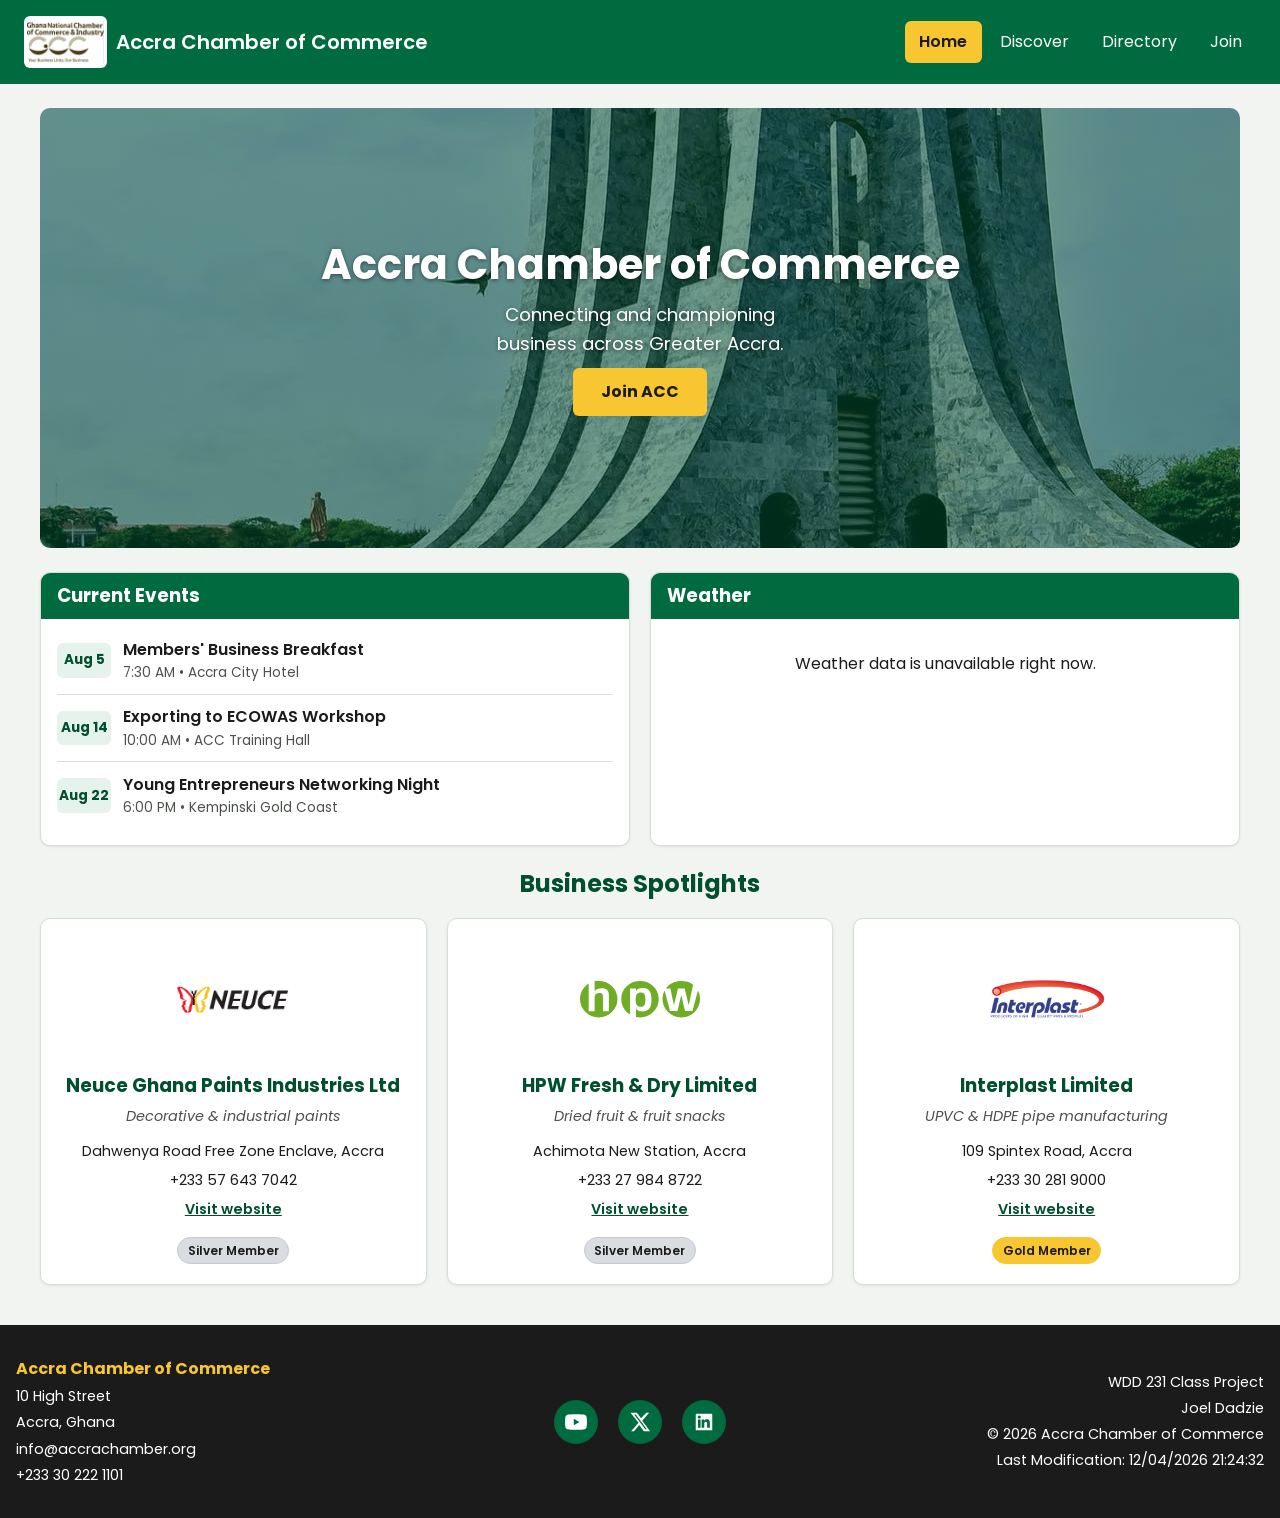
<file: chamber/index.html>
<!DOCTYPE html>
<html lang="en">

<head>
  <meta charset="UTF-8">
  <meta name="viewport" content="width=device-width, initial-scale=1.0">
  <title>Home | Accra Chamber of Commerce</title>
  <meta name="description"
    content="The Accra Chamber of Commerce connects and champions businesses across Greater Accra, Ghana. Join for networking, events, advocacy, and growth.">
  <meta name="author" content="Joel Dadzie">

  <link rel="icon" href="images/favicon.ico" sizes="any">
  <link rel="icon" type="image/png" href="images/favicon.png">

  <meta property="og:title" content="Home | Accra Chamber of Commerce">
  <meta property="og:description" content="Connecting and championing businesses across Greater Accra, Ghana.">
  <meta property="og:type" content="website">
  <meta property="og:image" content="https://humminggbird.github.io/wdd231/chamber/images/og-image.png">
  <meta property="og:image:width" content="1200">
  <meta property="og:image:height" content="630">
  <meta property="og:image:alt" content="Accra Chamber of Commerce">
  <meta property="og:url" content="https://humminggbird.github.io/wdd231/chamber/index.html">

  <link rel="preconnect" href="https://fonts.googleapis.com">
  <link rel="preconnect" href="https://fonts.gstatic.com" crossorigin>
  <link href="https://fonts.googleapis.com/css2?family=Poppins:wght@400;500;600;700&display=swap" rel="stylesheet">

  <link rel="stylesheet" href="styles/normalize.css">
  <link rel="stylesheet" href="styles/small.css">
  <link rel="stylesheet" href="styles/larger.css">

  <script src="scripts/home.js" defer></script>
</head>

<body>
  <header class="site-header">
    <div class="brand">
      <img src="images/favicon.png" alt="Accra Chamber of Commerce logo" class="logo" width="160" height="96">
      <span class="brand-name">Accra Chamber of Commerce</span>
    </div>
    <button id="menu-button" class="menu-button" aria-label="Toggle navigation menu" aria-expanded="false"
      aria-controls="primary-nav"></button>
    <nav id="primary-nav" class="primary-nav" aria-label="Primary">
      <ul>
        <li><a href="index.html" class="current" aria-current="page">Home</a></li>
        <li><a href="discover.html">Discover</a></li>
        <li><a href="directory.html">Directory</a></li>
        <li><a href="join.html">Join</a></li>
      </ul>
    </nav>
  </header>

  <main>
    <section class="hero">
      <img src="images/accra-hero.jpg"
        alt="Independence Square in Accra, Ghana, lined with national flags and the Independence Arch" class="hero-img"
        width="1200" height="799">
      <div class="hero-overlay">
        <h1>Accra Chamber of Commerce</h1>
        <p>Connecting and championing business across Greater Accra.</p>
        <a href="join.html" class="cta-button">Join ACC</a>
      </div>
    </section>

    <div class="home-sections">
      <section class="events card-block">
        <h2>Current Events</h2>
        <ul class="event-list">
          <li>
            <span class="event-date">Aug 5</span>
            <div>
              <p class="event-title">Members' Business Breakfast</p>
              <p class="event-meta">7:30 AM &bull; Accra City Hotel</p>
            </div>
          </li>
          <li>
            <span class="event-date">Aug 14</span>
            <div>
              <p class="event-title">Exporting to ECOWAS Workshop</p>
              <p class="event-meta">10:00 AM &bull; ACC Training Hall</p>
            </div>
          </li>
          <li>
            <span class="event-date">Aug 22</span>
            <div>
              <p class="event-title">Young Entrepreneurs Networking Night</p>
              <p class="event-meta">6:00 PM &bull; Kempinski Gold Coast</p>
            </div>
          </li>
        </ul>
      </section>

      <section class="weather card-block">
        <h2>Weather</h2>
        <div id="current-weather" class="current-weather">
          <p>Loading current conditions&hellip;</p>
        </div>
        <div id="forecast" class="forecast"></div>
      </section>
    </div>

    <section class="spotlights">
      <h2>Business Spotlights</h2>
      <div id="spotlight-cards" class="spotlight-cards"></div>
    </section>
  </main>

  <footer class="site-footer">
    <div class="footer-contact">
      <p class="footer-title">Accra Chamber of Commerce</p>
      <p>10 High Street</p>
      <p>Accra, Ghana</p>
      <p>info@accrachamber.org</p>
      <p>+233 30 222 1101</p>
    </div>

    <div class="footer-social">
      <a href="https://www.youtube.com/@accrachamberofcommerce5099" aria-label="Chamber on YouTube" target="_blank"
        rel="noopener">
        <img src="images/youtube.svg" alt="YouTube" width="34" height="34">
      </a>
      <a href="https://x.com/GhanaChamber" aria-label="Chamber on X" target="_blank" rel="noopener">
        <img src="images/twitter.svg" alt="X" width="34" height="34">
      </a>
      <a href="https://www.linkedin.com/company/ghana-national-chamber-of-commerce-and-industry/?originalSubdomain=gh"
        aria-label="Chamber on LinkedIn" target="_blank" rel="noopener">
        <img src="images/linkedin.svg" alt="LinkedIn" width="34" height="34">
      </a>
    </div>

    <div class="footer-dev">
      <p>WDD 231 Class Project</p>
      <p>Joel Dadzie</p>
      <p>&copy; <span id="currentyear"></span> Accra Chamber of Commerce</p>
      <p id="lastModified">Last Modification: </p>
    </div>
  </footer>
</body>

</html>
</file>
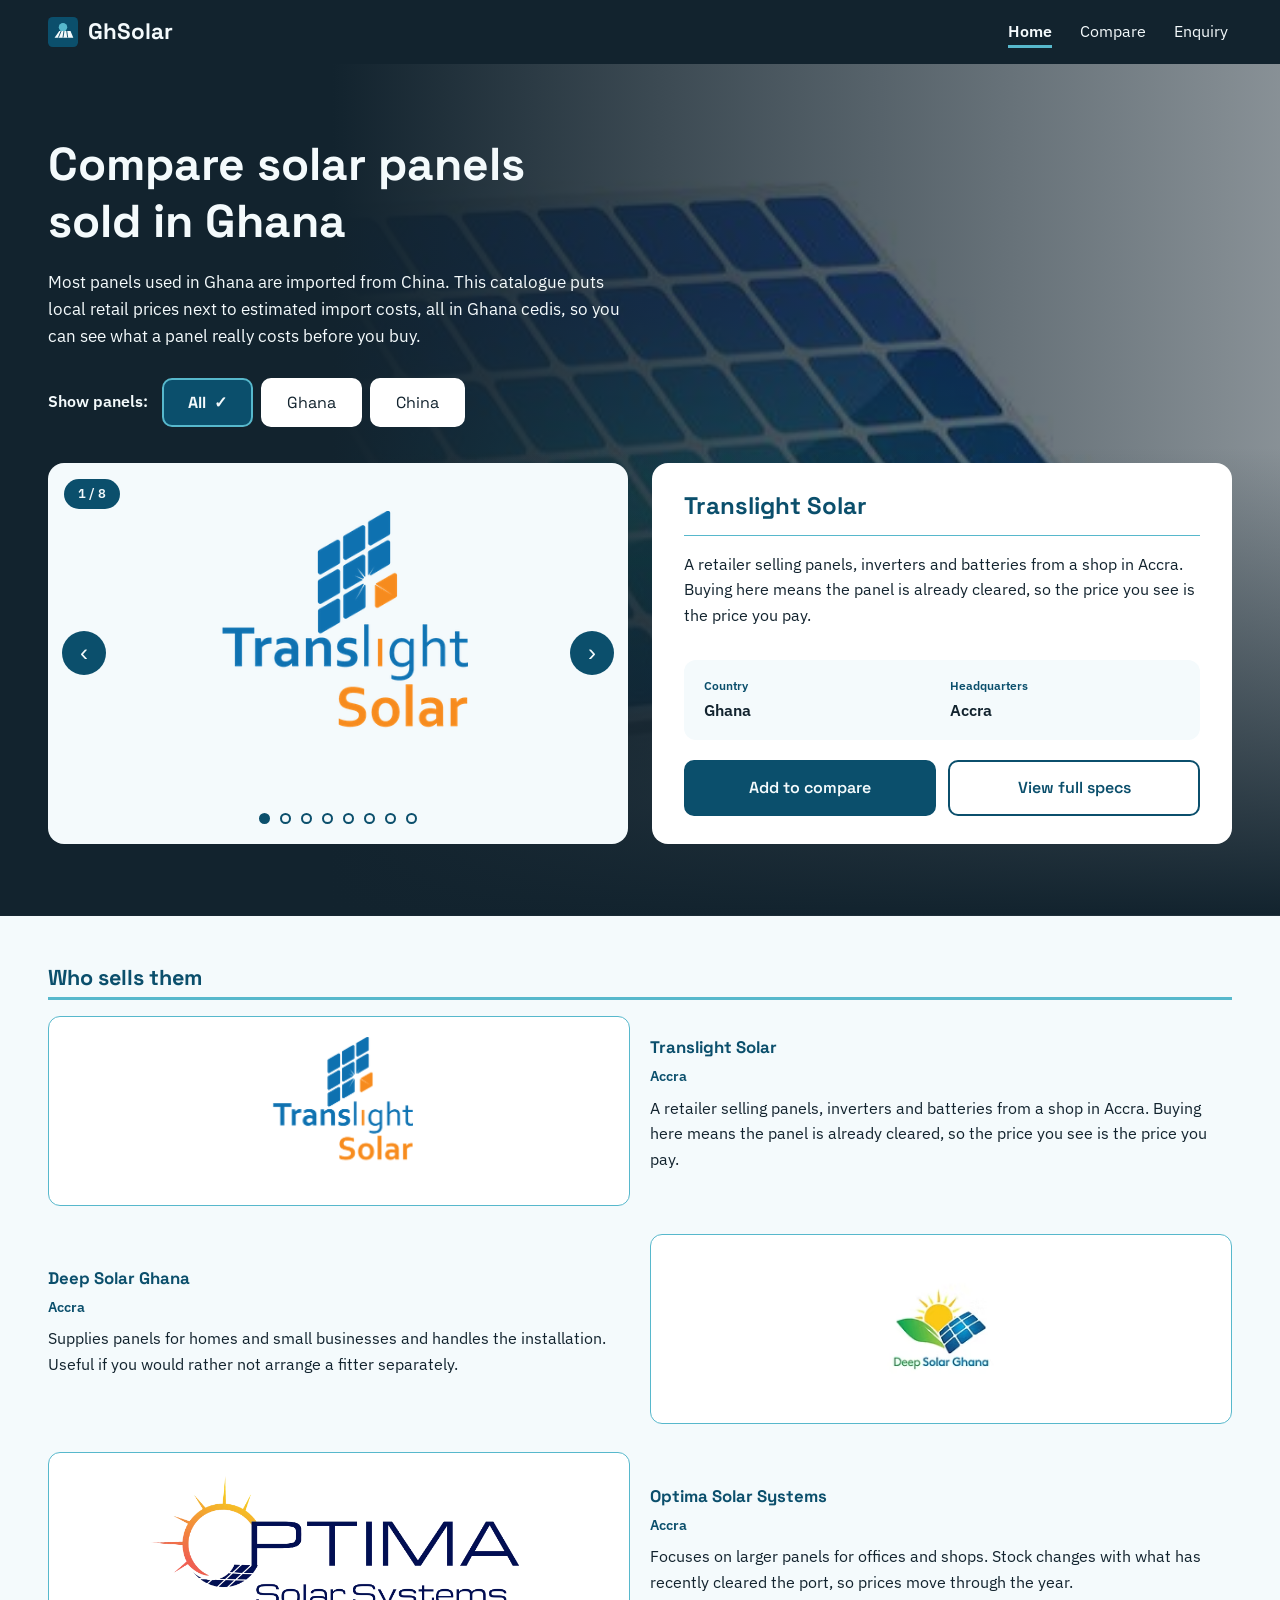
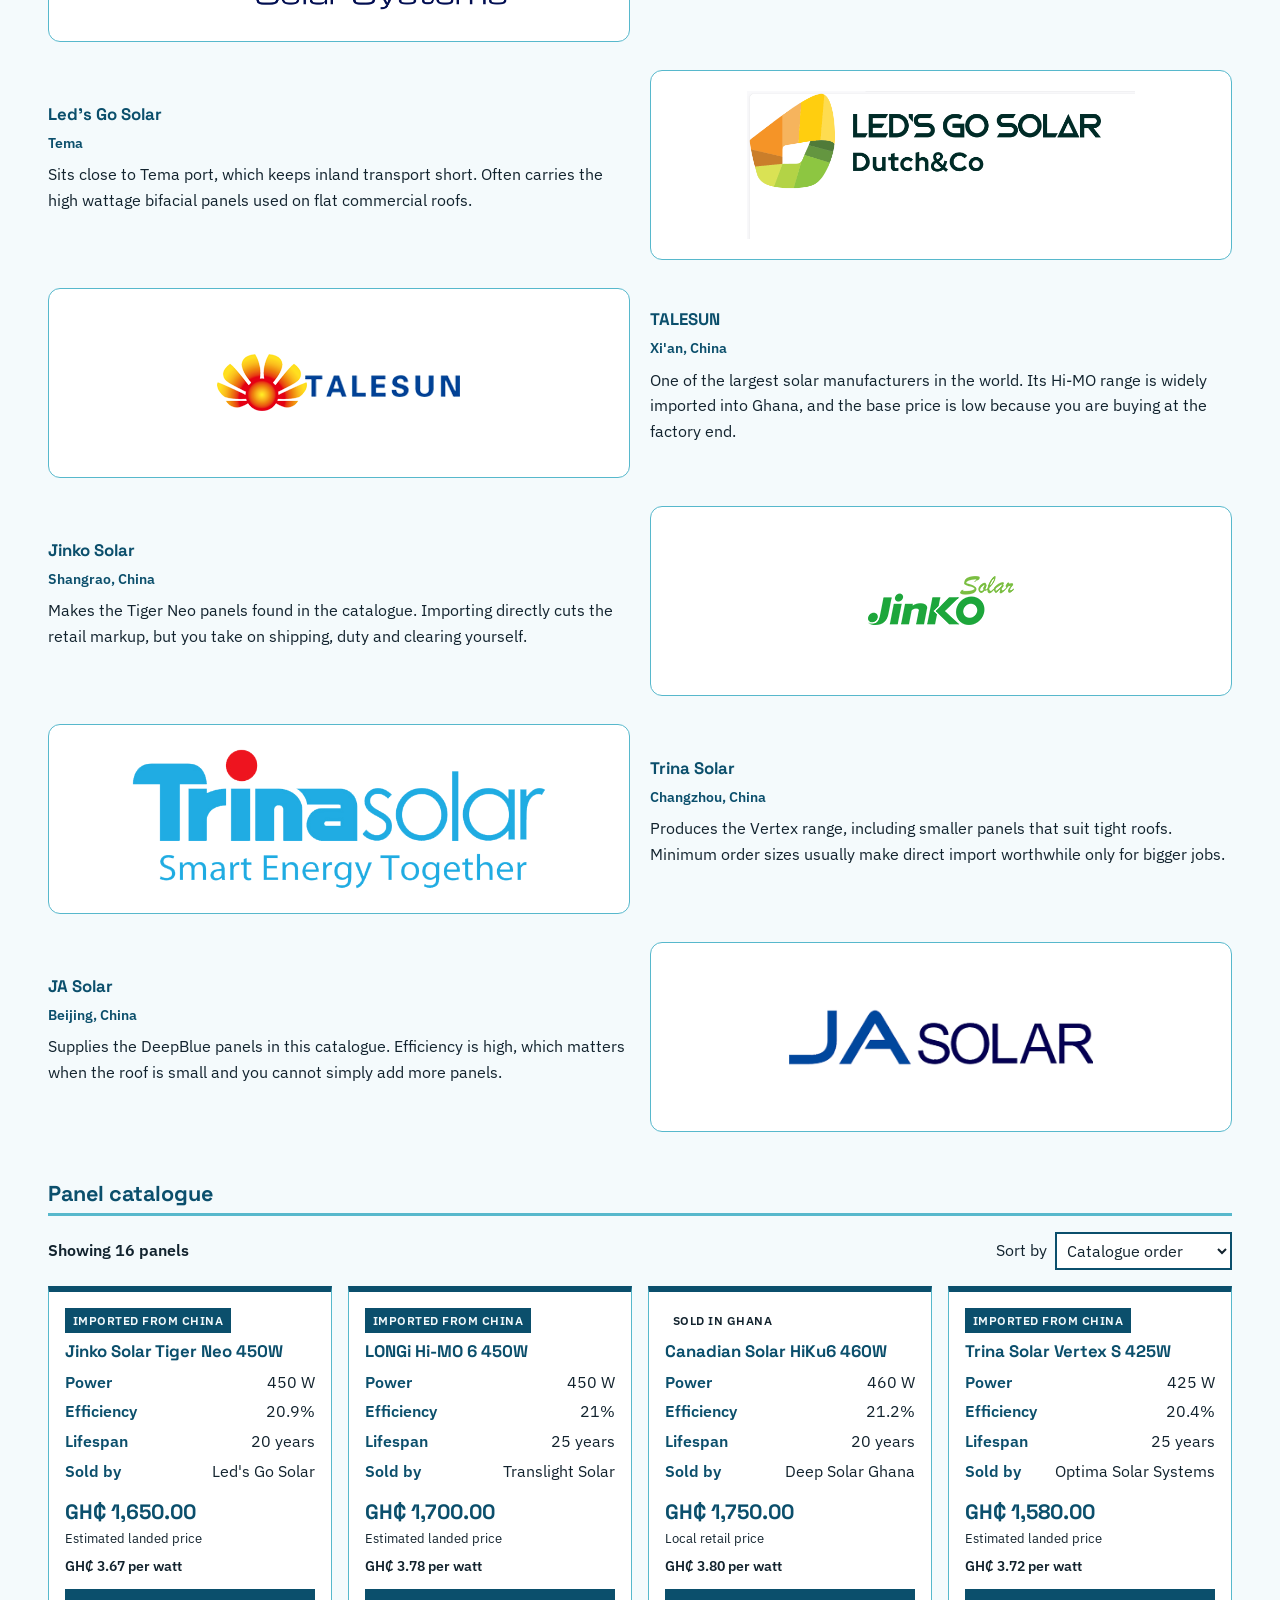
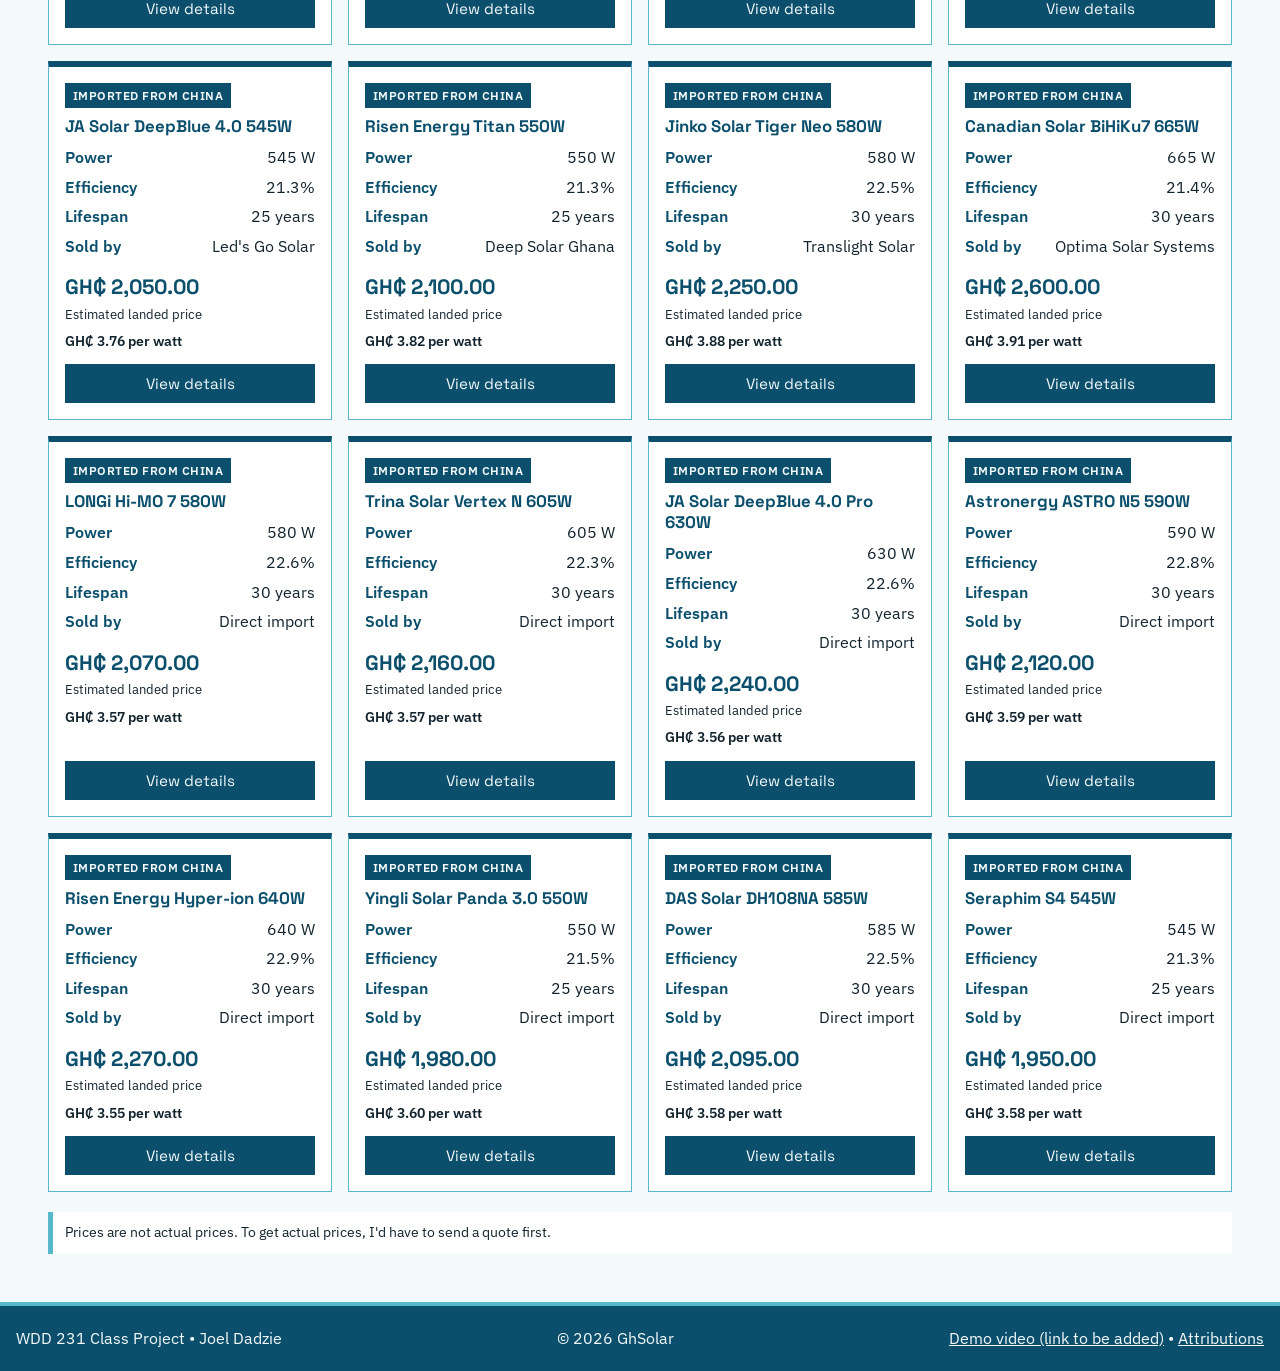
<file: project/index.html>
<!DOCTYPE html>
<html lang="en">

<head>
  <meta charset="utf-8">
  <meta name="viewport" content="width=device-width, initial-scale=1">
  <title>GhSolar — Compare Solar Panel Prices in Ghana</title>
  <meta name="description" content="Browse and compare solar panels sold in Ghana and imported from China, with prices in Ghana cedis, power, efficiency and cost per watt.">
  <meta name="author" content="Joel Dadzie">

  <meta property="og:title" content="GhSolar — Compare Solar Panel Prices in Ghana">
  <meta property="og:description" content="A catalogue of solar panels for the Ghanaian market with prices in cedis and estimated landed costs for imports.">
  <meta property="og:image" content="https://humminggbird.github.io/wdd231/project/images/favicon.svg">
  <meta property="og:url" content="https://humminggbird.github.io/wdd231/project/index.html">

  <link rel="icon" href="images/favicon.svg" type="image/svg+xml">
  <link rel="stylesheet" href="styles/main.css">
  <link rel="stylesheet" href="styles/larger.css">

  <link rel="preconnect" href="https://fonts.googleapis.com">
  <link rel="preconnect" href="https://fonts.gstatic.com" crossorigin>
  <link rel="stylesheet" href="https://fonts.googleapis.com/css2?family=IBM+Plex+Sans:wght@400;600&family=Space+Grotesk:wght@600;700&display=swap">

  <script type="module" src="scripts/main.mjs"></script>
</head>

<body>

  <header class="site-header">
    <div class="header-inner">
      <p class="logo">
        <a href="index.html">
          <img src="images/favicon.svg" alt="GhSolar logo" width="30" height="30">
          <span>GhSolar</span>
        </a>
      </p>

      <nav>
        <button id="menu-button" type="button" aria-expanded="false" aria-controls="nav-list">
          <span class="visually-hidden">Menu</span>
          <span aria-hidden="true">&#9776;</span>
        </button>
        <ul id="nav-list">
          <li><a href="index.html" class="active" aria-current="page">Home</a></li>
          <li><a href="compare.html">Compare</a></li>
          <li><a href="enquiry.html">Enquiry</a></li>
        </ul>
      </nav>
    </div>
  </header>

  <main>
    <section class="hero">
      <h1>Compare solar panels sold in Ghana</h1>
      <p class="hero-text">
        Most panels used in Ghana are imported from China. This catalogue puts local
        retail prices next to estimated import costs, all in Ghana cedis, so you can
        see what a panel really costs before you buy.
      </p>

      <div class="view-switch">
        <p id="view-label">Show panels:</p>
        <div class="view-buttons" role="group" aria-labelledby="view-label">
          <button class="view-button" type="button" data-view="all" aria-pressed="true">All<span class="tick" aria-hidden="true">&#10003;</span></button>
          <button class="view-button" type="button" data-view="Ghana" aria-pressed="false">Ghana<span class="tick" aria-hidden="true">&#10003;</span></button>
          <button class="view-button" type="button" data-view="China" aria-pressed="false">China<span class="tick" aria-hidden="true">&#10003;</span></button>
        </div>
      </div>

      <div class="showcase">

        <div class="showcase-media">
          <p id="slide-counter" class="slide-counter">1 / 4</p>

          <img id="slide-image" src="images/companies/translightsolar.png"
            alt="Translight Solar logo." width="800" height="600">

          <button id="slide-prev" class="slide-arrow slide-arrow-prev" type="button">
            <span aria-hidden="true">&#8249;</span>
            <span class="visually-hidden">Previous company</span>
          </button>
          <button id="slide-next" class="slide-arrow slide-arrow-next" type="button">
            <span aria-hidden="true">&#8250;</span>
            <span class="visually-hidden">Next company</span>
          </button>

          <div id="slide-dots" class="slide-dots"></div>
        </div>

        <div class="showcase-info" aria-live="polite">
          <h2 id="slide-name">Translight Solar</h2>
          <p id="slide-text">Loading company details…</p>

          <dl id="slide-meta" class="company-meta"></dl>

          <div class="info-actions">
            <a class="action-button action-primary" href="compare.html">Add to compare</a>
            <a class="action-button action-secondary" href="#catalogue">View full specs</a>
          </div>
        </div>

      </div>
    </section>

    <section>
      <h2>Who sells them</h2>
      <ul id="company-band" class="company-band"></ul>
    </section>

    <section class="catalogue" id="catalogue">
      <h2>Panel catalogue</h2>

      <div class="catalogue-controls">
        <p id="result-count">Loading panels…</p>

        <div class="sort-control">
          <label for="sort-select">Sort by</label>
          <select id="sort-select" name="sort">
            <option value="default">Catalogue order</option>
            <option value="price-low">Price, lowest first</option>
            <option value="power-high">Power, highest first</option>
            <option value="value">Best value per watt</option>
          </select>
        </div>
      </div>

      <ul id="panel-grid" class="panel-grid"></ul>

      <p class="data-note">
        Prices are not actual prices. To get actual prices, I'd have to send a quote first.
      </p>
    </section>

  </main>

  <dialog id="panel-dialog">
    <div id="dialog-body"></div>
    <button id="dialog-close" type="button">Close</button>
  </dialog>

  <footer class="site-footer">
    <div class="footer-inner">
      <p>WDD 231 Class Project &bull; Joel Dadzie</p>
      <p>&copy; 2026 GhSolar</p>
      <p>
        <a href="#">Demo video (link to be added)</a> &bull;
        <a href="attributions.html">Attributions</a>
      </p>
    </div>
  </footer>

</body>

</html>
</file>
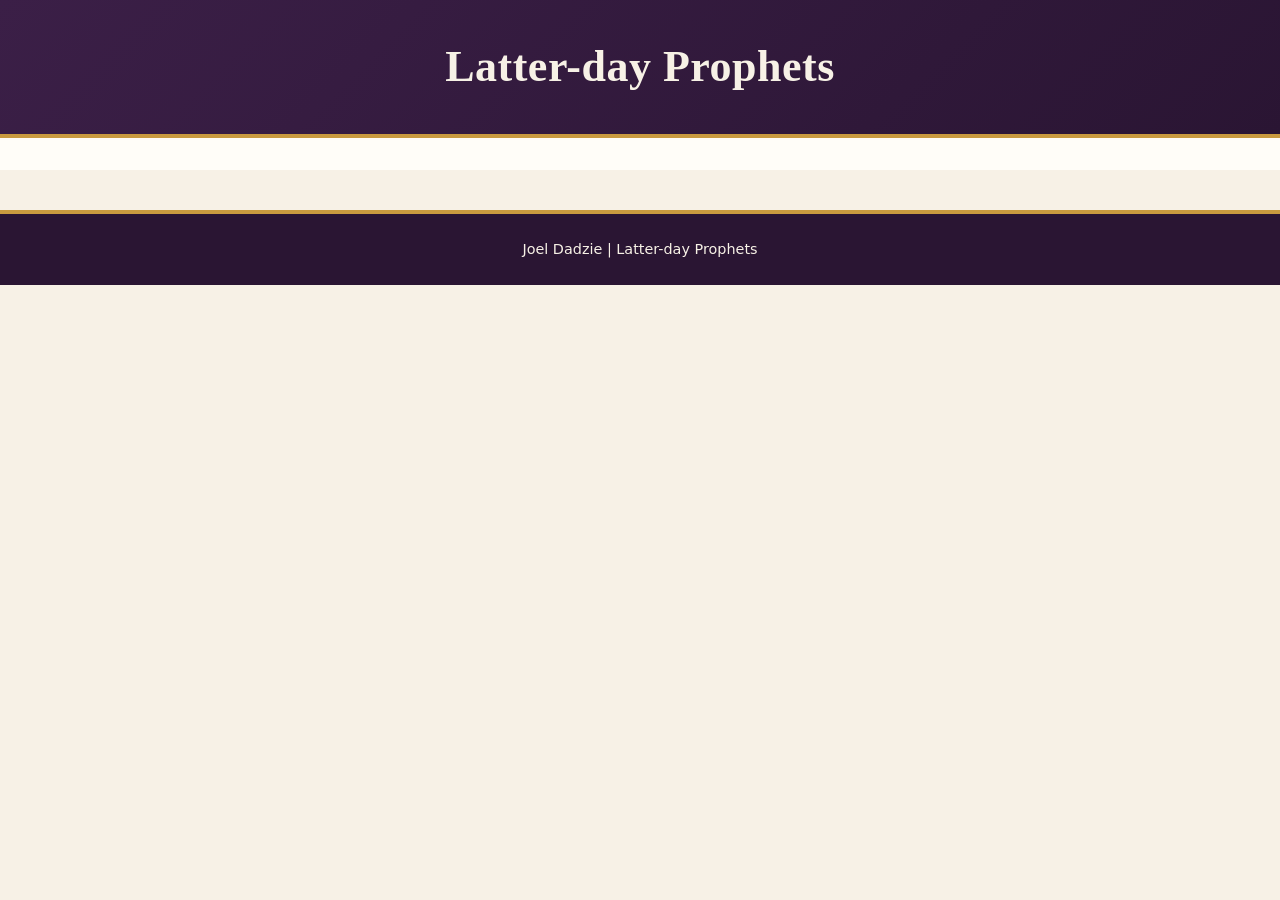
<file: prophets.html>
<!DOCTYPE html>
<html lang="en">

<head>
    <meta charset="UTF-8">
    <meta name="viewport" content="width=device-width, initial-scale=1.0">
    <title>Latter-Day Prophets</title>
    <meta name="description" content="A list of Latter-Day Saints Prophets with some photos and information.">
    <link rel="stylesheet" href="styles/prophets.css">
    <script src="scripts/prophets.js" defer></script>
</head>

<body>
    <header>
        <h1>Latter-day Prophets</h1>
    </header>
    <main>
        <div id="cards"></div>
    </main>
    <footer>
        Joel Dadzie | Latter-day Prophets
    </footer>
</body>

</html>
</file>
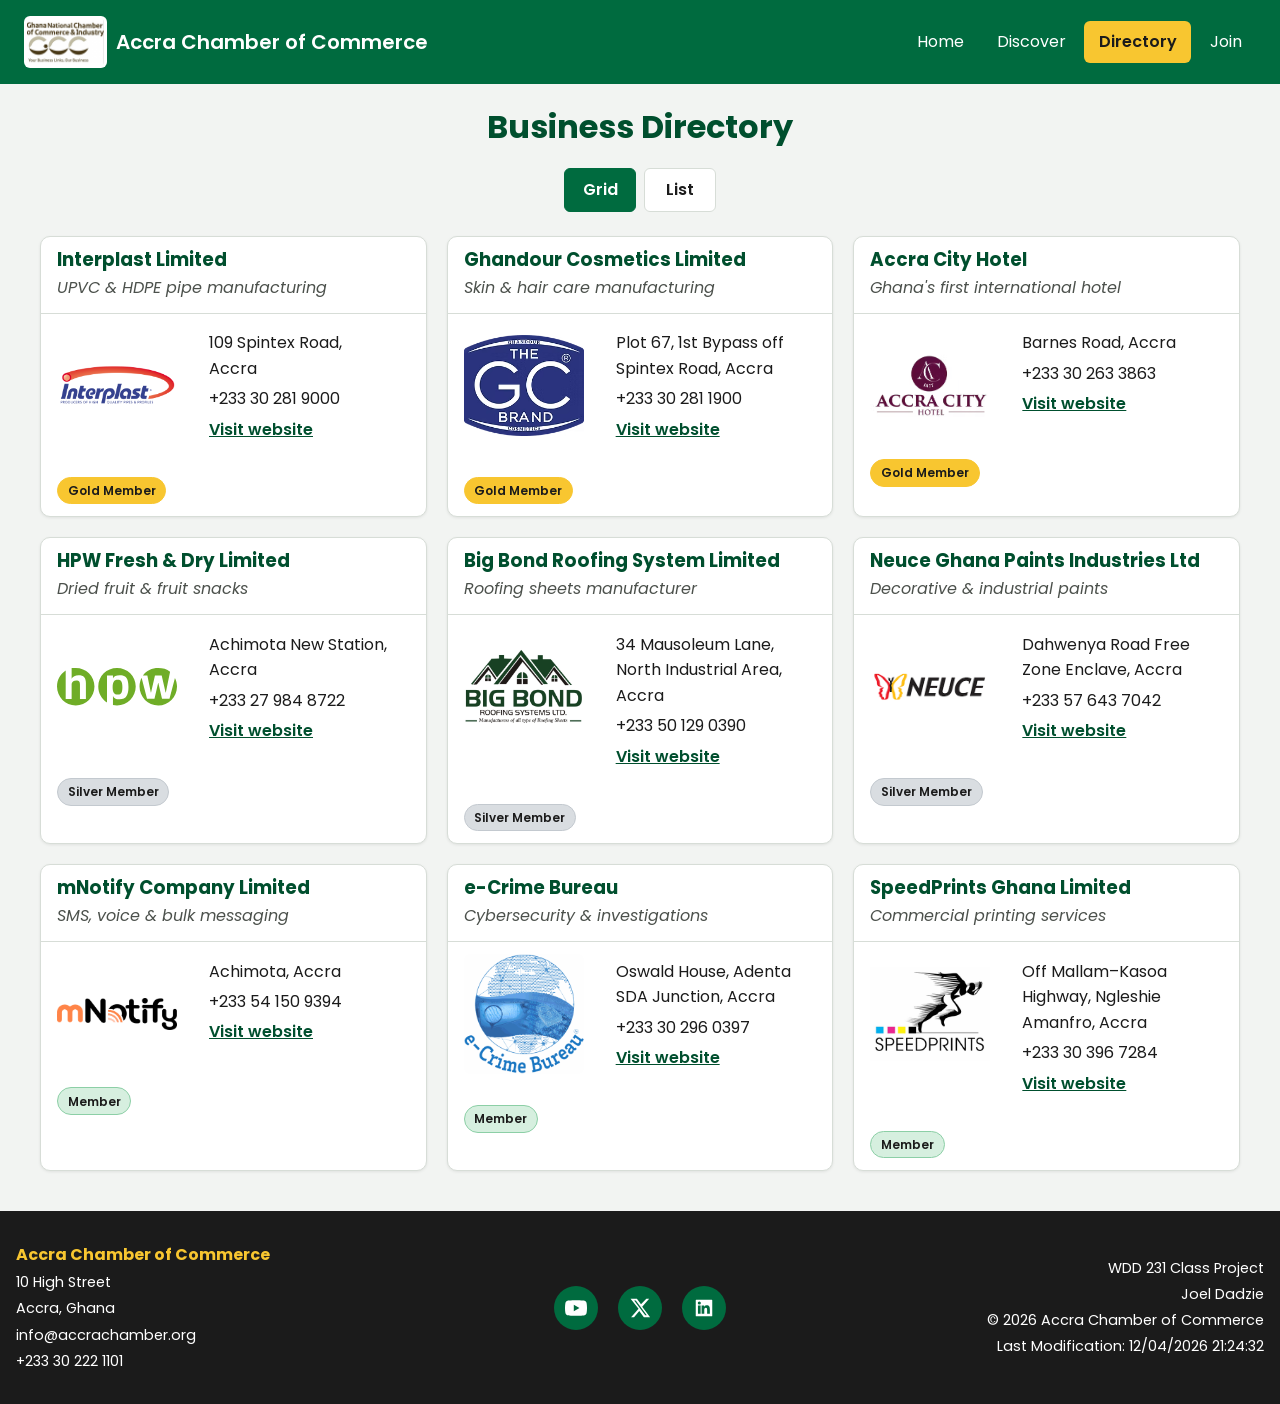
<file: chamber/directory.html>
<!DOCTYPE html>
<html lang="en">

<head>
  <meta charset="UTF-8">
  <meta name="viewport" content="width=device-width, initial-scale=1.0">
  <title>Directory | Accra Chamber of Commerce</title>
  <meta name="description"
    content="Business directory for the Accra Chamber of Commerce. Browse member businesses across Greater Accra, Ghana, in grid or list view.">
  <meta name="author" content="Joel Dadzie">

  <link rel="icon" href="images/favicon.ico" sizes="any">
  <link rel="icon" type="image/png" href="images/favicon.png">

  <meta property="og:title" content="Directory | Accra Chamber of Commerce">
  <meta property="og:description"
    content="Browse member businesses of the Accra Chamber of Commerce in Greater Accra, Ghana.">
  <meta property="og:type" content="website">
  <meta property="og:image" content="https://humminggbird.github.io/wdd231/chamber/images/og-image.png">
  <meta property="og:image:width" content="1200">
  <meta property="og:image:height" content="630">
  <meta property="og:image:alt" content="Accra Chamber of Commerce - Member Business Directory">
  <meta property="og:url" content="https://humminggbird.github.io/wdd231/chamber/directory.html">

  <link rel="preconnect" href="https://fonts.googleapis.com">
  <link rel="preconnect" href="https://fonts.gstatic.com" crossorigin>
  <link href="https://fonts.googleapis.com/css2?family=Poppins:wght@400;500;600;700&display=swap" rel="stylesheet">

  <link rel="stylesheet" href="styles/normalize.css">
  <link rel="stylesheet" href="styles/small.css">
  <link rel="stylesheet" href="styles/larger.css">

  <script src="scripts/directory.js" defer></script>
</head>

<body>
  <header class="site-header">
    <div class="brand">
      <img src="images/favicon.png" alt="Accra Chamber of Commerce logo" class="logo" width="160" height="96">
      <span class="brand-name">Accra Chamber of Commerce</span>
    </div>
    <button id="menu-button" class="menu-button" aria-label="Toggle navigation menu" aria-expanded="false"
      aria-controls="primary-nav"></button>
    <nav id="primary-nav" class="primary-nav" aria-label="Primary">
      <ul>
        <li><a href="index.html">Home</a></li>
        <li><a href="discover.html">Discover</a></li>
        <li><a href="directory.html" class="current" aria-current="page">Directory</a></li>
        <li><a href="join.html">Join</a></li>
      </ul>
    </nav>
  </header>

  <main>
    <h1>Business Directory</h1>

    <div class="view-toggle" role="group" aria-label="Choose directory view">
      <button id="grid-view" class="toggle active" aria-pressed="true" title="Grid view">Grid</button>
      <button id="list-view" class="toggle" aria-pressed="false" title="List view">List</button>
    </div>

    <div id="directory" class="directory grid"></div>
  </main>

  <footer class="site-footer">
    <div class="footer-contact">
      <p class="footer-title">Accra Chamber of Commerce</p>
      <p>10 High Street</p>
      <p>Accra, Ghana</p>
      <p>info@accrachamber.org</p>
      <p>+233 30 222 1101</p>
    </div>

    <div class="footer-social">
      <a href="https://www.youtube.com/@accrachamberofcommerce5099" aria-label="Chamber on YouTube" target="_blank"
        rel="noopener">
        <img src="images/youtube.svg" alt="YouTube" width="34" height="34">
      </a>
      <a href="https://x.com/GhanaChamber" aria-label="Chamber on X" target="_blank" rel="noopener">
        <img src="images/twitter.svg" alt="X" width="34" height="34">
      </a>
      <a href="https://www.linkedin.com/company/ghana-national-chamber-of-commerce-and-industry/?originalSubdomain=gh"
        aria-label="Chamber on LinkedIn" target="_blank" rel="noopener">
        <img src="images/linkedin.svg" alt="LinkedIn" width="34" height="34">
      </a>
    </div>

    <div class="footer-dev">
      <p>WDD 231 Class Project</p>
      <p>Joel Dadzie</p>
      <p>&copy; <span id="currentyear"></span> Accra Chamber of Commerce</p>
      <p id="lastModified">Last Modification: </p>
    </div>
  </footer>
</body>

</html>
</file>
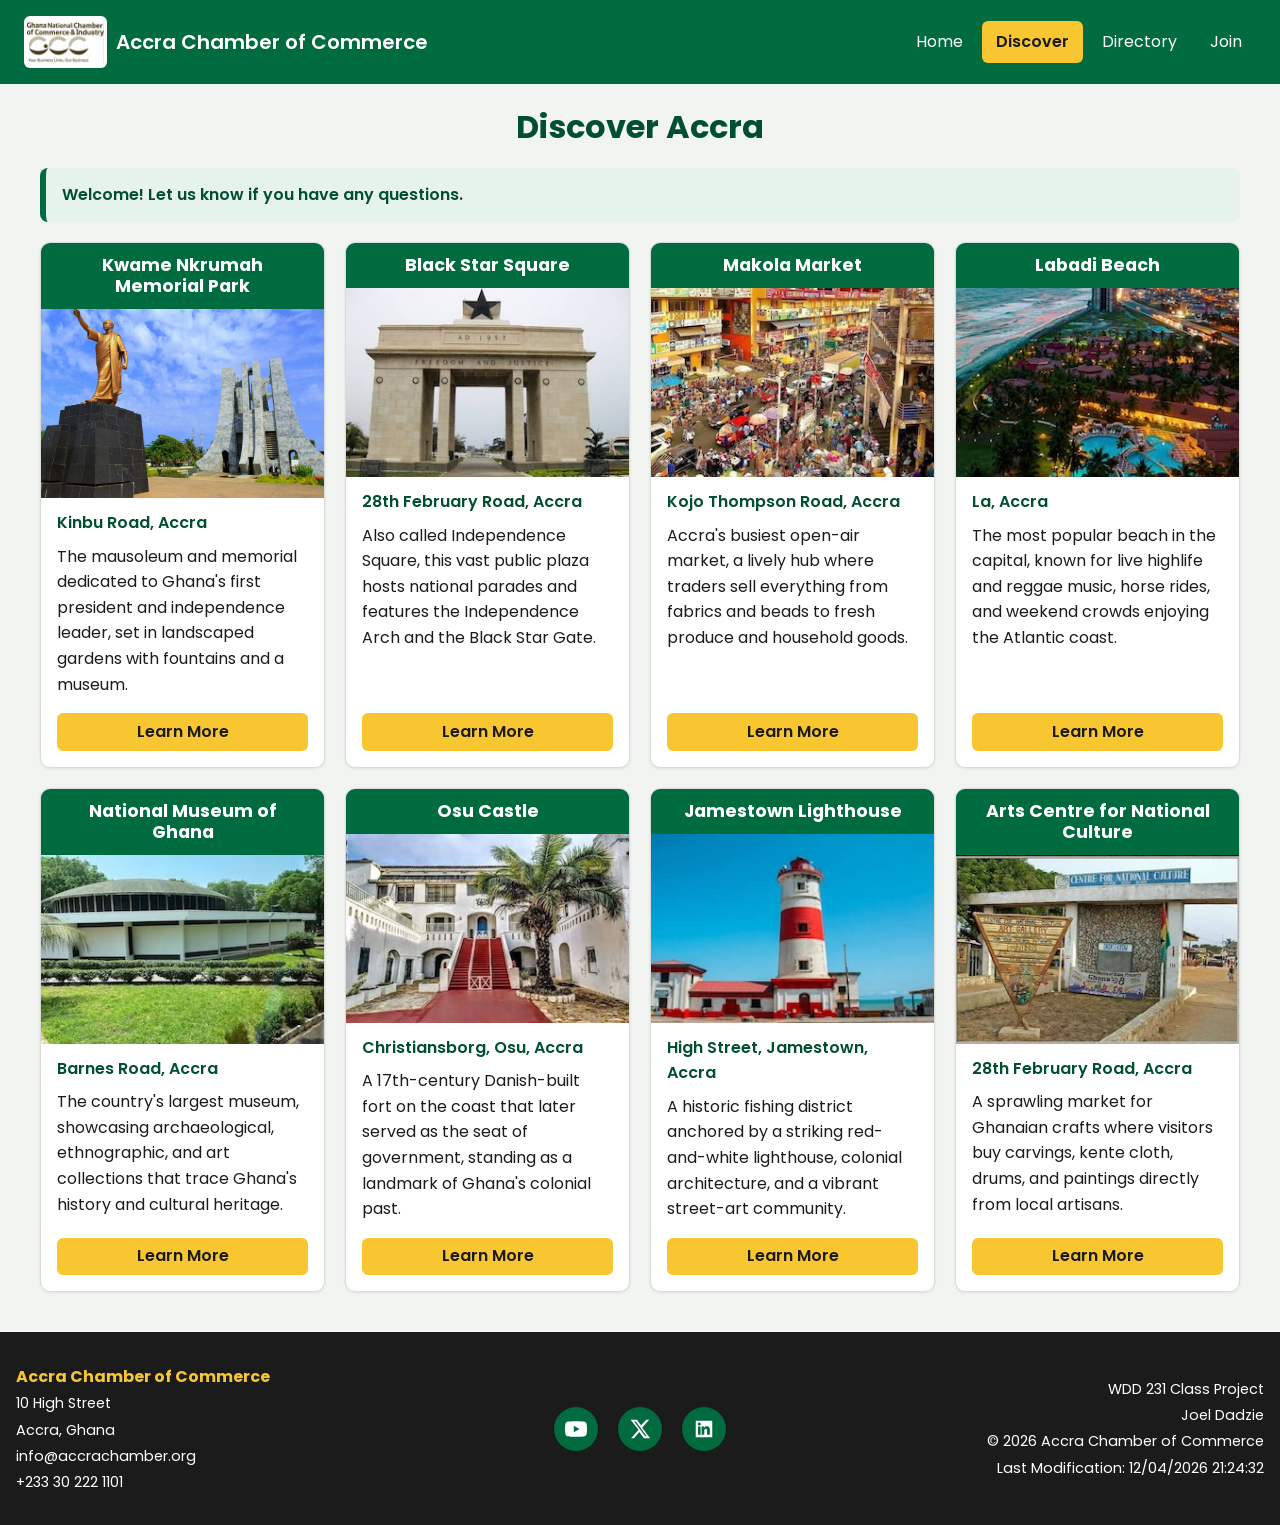
<file: chamber/discover.html>
<!DOCTYPE html>
<html lang="en">

<head>
    <meta charset="UTF-8">
    <meta name="viewport" content="width=device-width, initial-scale=1.0">
    <title>Discover | Accra Chamber of Commerce</title>
    <meta name="description"
        content="Discover Accra, Ghana. Explore eight of Accra's most notable landmarks, markets, and attractions for visitors and prospective chamber members.">
    <meta name="author" content="Joel Dadzie">

    <link rel="icon" href="images/favicon.ico" sizes="any">
    <link rel="icon" type="image/png" href="images/favicon.png">

    <meta property="og:title" content="Discover | Accra Chamber of Commerce">
    <meta property="og:description" content="Explore the landmarks and attractions of Accra, Ghana.">
    <meta property="og:type" content="website">
    <meta property="og:image" content="https://humminggbird.github.io/wdd231/chamber/images/og-image.png">
    <meta property="og:url" content="https://humminggbird.github.io/wdd231/chamber/discover.html">

    <link rel="preconnect" href="https://fonts.googleapis.com">
    <link rel="preconnect" href="https://fonts.gstatic.com" crossorigin>
    <link href="https://fonts.googleapis.com/css2?family=Poppins:wght@400;500;600;700&display=swap" rel="stylesheet">

    <link rel="stylesheet" href="styles/normalize.css">
    <link rel="stylesheet" href="styles/small.css">
    <link rel="stylesheet" href="styles/larger.css">

    <script type="module" src="scripts/discover.js"></script>
</head>

<body>
    <header class="site-header">
        <div class="brand">
            <img src="images/favicon.png" alt="Accra Chamber of Commerce logo" class="logo" width="160" height="96">
            <span class="brand-name">Accra Chamber of Commerce</span>
        </div>
        <button id="menu-button" class="menu-button" aria-label="Toggle navigation menu" aria-expanded="false"
            aria-controls="primary-nav"></button>
        <nav id="primary-nav" class="primary-nav" aria-label="Primary">
            <ul>
                <li><a href="index.html">Home</a></li>
                <li><a href="discover.html" class="current" aria-current="page">Discover</a></li>
                <li><a href="directory.html">Directory</a></li>
                <li><a href="join.html">Join</a></li>
            </ul>
        </nav>
    </header>

    <main>
        <h1>Discover Accra</h1>

        <div class="discover-layout">
            <aside class="visitor-message">
                <p id="visitor-msg"></p>
                <p id="visit-elapsed" class="visit-elapsed"></p>
            </aside>

            <div id="gallery" class="gallery"></div>
        </div>
    </main>

    <footer class="site-footer">
        <div class="footer-contact">
            <p class="footer-title">Accra Chamber of Commerce</p>
            <p>10 High Street</p>
            <p>Accra, Ghana</p>
            <p>info@accrachamber.org</p>
            <p>+233 30 222 1101</p>
        </div>

        <div class="footer-social">
            <a href="https://www.youtube.com/@accrachamberofcommerce5099" aria-label="Chamber on YouTube"
                target="_blank" rel="noopener">
                <img src="images/youtube.svg" alt="YouTube" width="34" height="34">
            </a>
            <a href="https://x.com/GhanaChamber" aria-label="Chamber on X" target="_blank" rel="noopener">
                <img src="images/twitter.svg" alt="X" width="34" height="34">
            </a>
            <a href="https://www.linkedin.com/company/ghana-national-chamber-of-commerce-and-industry/?originalSubdomain=gh"
                aria-label="Chamber on LinkedIn" target="_blank" rel="noopener">
                <img src="images/linkedin.svg" alt="LinkedIn" width="34" height="34">
            </a>
        </div>

        <div class="footer-dev">
            <p>WDD 231 Class Project</p>
            <p>Joel Dadzie</p>
            <p>&copy; <span id="currentyear"></span> Accra Chamber of Commerce</p>
            <p id="lastModified">Last Modification: </p>
        </div>
    </footer>
</body>

</html>
</file>
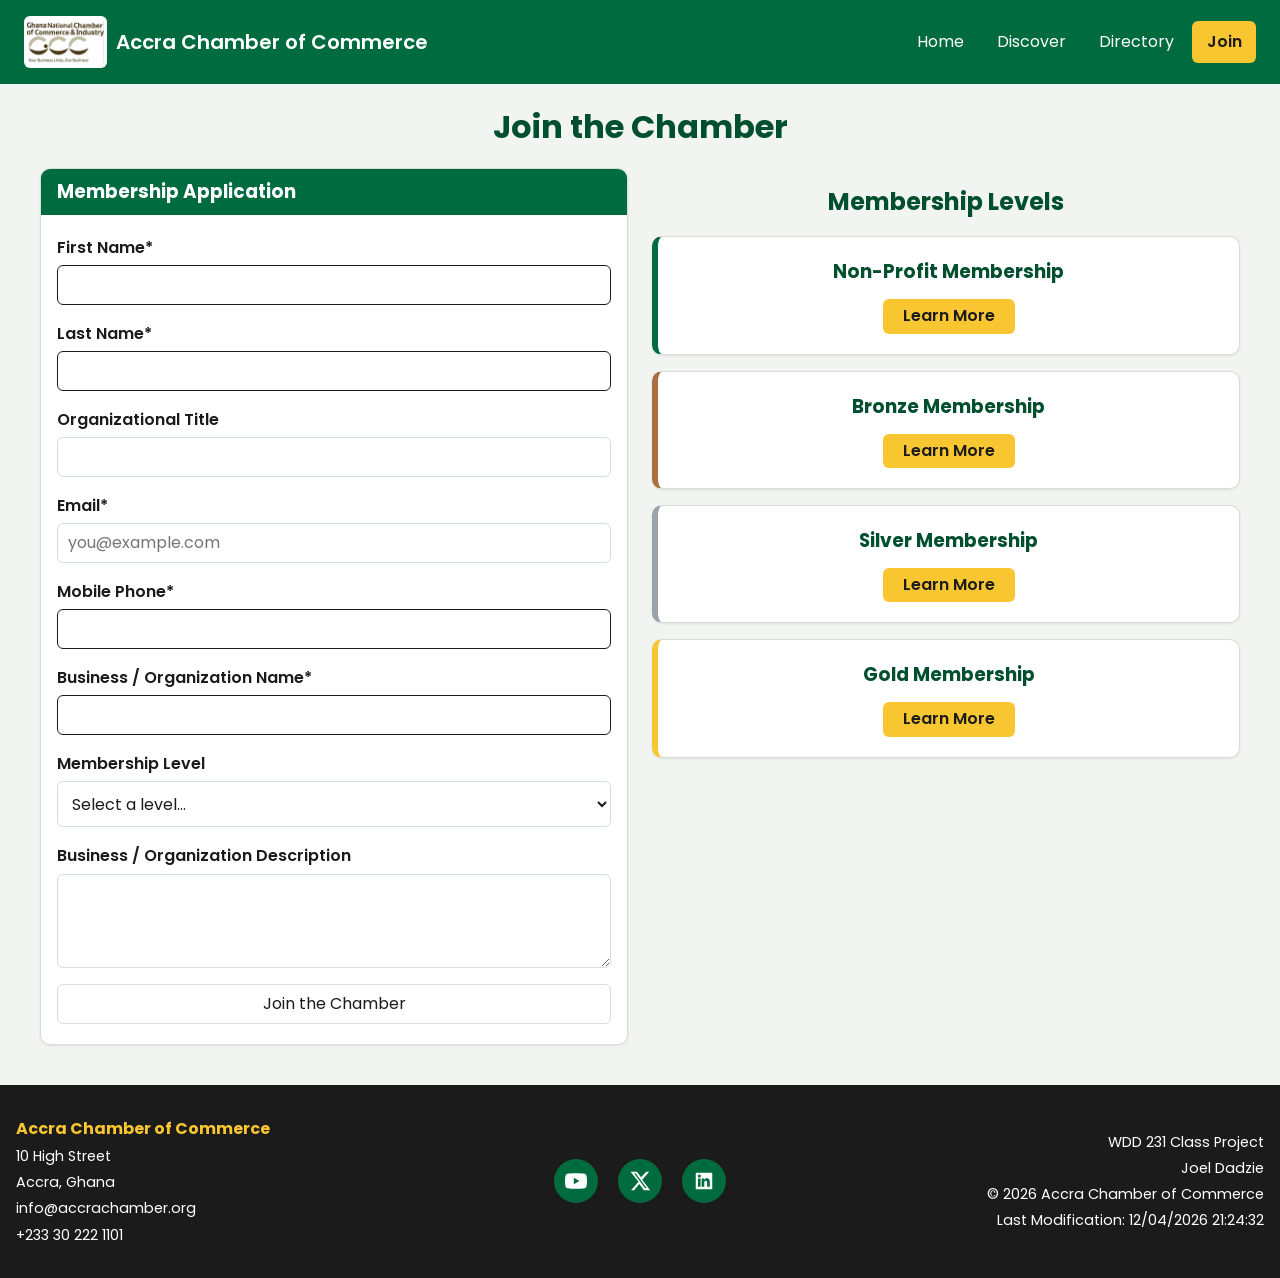
<file: chamber/join.html>
<!DOCTYPE html>
<html lang="en">

<head>
    <meta charset="UTF-8">
    <meta name="viewport" content="width=device-width, initial-scale=1.0">
    <title>Join | Accra Chamber of Commerce</title>
    <meta name="description"
        content="Apply to request to join the Accra Chamber of Commerce. You'll choose a membership level and submit the membership application form.">
    <meta name="author" content="Joel Dadzie">

    <link rel="icon" href="images/favicon.ico" sizes="any">
    <link rel="icon" type="image/png" href="images/favicon.png">

    <meta property="og:title" content="Join | Accra Chamber of Commerce">
    <meta property="og:description"
        content="Apply to request to join the Accra Chamber of Commerce in Greater Accra, Ghana.">
    <meta property="og:type" content="website">
    <meta property="og:image" content="https://humminggbird.github.io/wdd231/chamber/images/og-image.png">
    <meta property="og:url" content="https://humminggbird.github.io/wdd231/chamber/join.html">

    <link rel="preconnect" href="https://fonts.googleapis.com">
    <link rel="preconnect" href="https://fonts.gstatic.com" crossorigin>
    <link href="https://fonts.googleapis.com/css2?family=Poppins:wght@400;500;600;700&display=swap" rel="stylesheet">

    <link rel="stylesheet" href="styles/normalize.css">
    <link rel="stylesheet" href="styles/small.css">
    <link rel="stylesheet" href="styles/larger.css">

    <script src="scripts/join.js" defer></script>
</head>

<body>
    <header class="site-header">
        <div class="brand">
            <img src="images/favicon.png" alt="Accra Chamber of Commerce logo" class="logo" width="160" height="96">
            <span class="brand-name">Accra Chamber of Commerce</span>
        </div>
        <button id="menu-button" class="menu-button" aria-label="Toggle navigation menu" aria-expanded="false"
            aria-controls="primary-nav"></button>
        <nav id="primary-nav" class="primary-nav" aria-label="Primary">
            <ul>
                <li><a href="index.html">Home</a></li>
                <li><a href="discover.html">Discover</a></li>
                <li><a href="directory.html">Directory</a></li>
                <li><a href="join.html" class="current" aria-current="page">Join</a></li>
            </ul>
        </nav>
    </header>

    <main>
        <h1>Join the Chamber</h1>

        <div class="join-grid">
            <section class="form-card">
                <h2>Membership Application</h2>
                <form method="get" action="thankyou.html" class="join-form">
                    <label>First Name*
                        <input type="text" name="first-name" id="first-name" title="Your first name"
                            autocomplete="given-name" required>
                    </label>

                    <label>Last Name*
                        <input type="text" name="last-name" id="last-name" title="Your last name"
                            autocomplete="family-name" required>
                    </label>

                    <label>Organizational Title
                        <input type="text" name="org-title" id="org-title"
                            title="Your title within your organization (letters, hyphens and spaces, at least 7 characters)"
                            autocomplete="organization-title" pattern="[A-Za-z\- ]{7,}">
                    </label>

                    <label>Email*
                        <input type="email" name="email" id="email" title="Your email address" autocomplete="email"
                            placeholder="you@example.com" required>
                    </label>

                    <label>Mobile Phone*
                        <input type="tel" name="phone" id="phone" title="Your mobile phone number" autocomplete="tel"
                            required>
                    </label>

                    <label>Business / Organization Name*
                        <input type="text" name="organization" id="organization"
                            title="Your business or organization name" autocomplete="organization" required>
                    </label>

                    <label>Membership Level
                        <select name="membership-level" id="membership-level" title="Choose a membership level">
                            <option value="" selected disabled>Select a level&hellip;</option>
                            <option value="np">NP Membership (non-profit, no fee)</option>
                            <option value="bronze">Bronze Membership</option>
                            <option value="silver">Silver Membership</option>
                            <option value="gold">Gold Membership</option>
                        </select>
                    </label>

                    <label>Business / Organization Description
                        <textarea name="description" id="description"
                            title="Briefly describe your business or organization" rows="4"></textarea>
                    </label>

                    <input type="hidden" name="timestamp" id="timestamp">

                    <input type="submit" value="Join the Chamber" class="submit-button">
                </form>
            </section>

            <section class="levels" aria-label="Membership levels">
                <h2 class="levels-heading">Membership Levels</h2>

                <div class="level-card np-card">
                    <h3>Non-Profit Membership</h3>
                    <button class="level-link" data-dialog="np-dialog">Learn More</button>
                </div>

                <div class="level-card bronze-card">
                    <h3>Bronze Membership</h3>
                    <button class="level-link" data-dialog="bronze-dialog">Learn More</button>
                </div>

                <div class="level-card silver-card">
                    <h3>Silver Membership</h3>
                    <button class="level-link" data-dialog="silver-dialog">Learn More</button>
                </div>

                <div class="level-card gold-card">
                    <h3>Gold Membership</h3>
                    <button class="level-link" data-dialog="gold-dialog">Learn More</button>
                </div>
            </section>
        </div>

        <dialog id="np-dialog" class="level-dialog">
            <button class="close-dialog" aria-label="Close">&#10007;</button>
            <h3>Non-Profit Membership</h3>
            <p class="dialog-price">No fee</p>
            <ul>
                <li>Free listing in the online business directory</li>
                <li>Invitations to chamber networking events</li>
                <li>Monthly members' newsletter</li>
                <li>Community advocacy on behalf of non-profits</li>
            </ul>
        </dialog>

        <dialog id="bronze-dialog" class="level-dialog">
            <button class="close-dialog" aria-label="Close">&#10007;</button>
            <h3>Bronze Membership</h3>
            <p class="dialog-price">GH&#8373; 300 / year</p>
            <ul>
                <li>Everything in Non-Profit membership</li>
                <li>Discounted rates on training workshops</li>
                <li>Access to member-only business breakfasts</li>
                <li>Listing highlighted in the directory</li>
            </ul>
        </dialog>

        <dialog id="silver-dialog" class="level-dialog">
            <button class="close-dialog" aria-label="Close">&#10007;</button>
            <h3>Silver Membership</h3>
            <p class="dialog-price">GH&#8373; 750 / year</p>
            <ul>
                <li>Everything in Bronze membership</li>
                <li>Eligibility for home-page business spotlights</li>
                <li>Free entry to two chamber luncheons each year</li>
                <li>Discounted event sponsorship rates</li>
            </ul>
        </dialog>

        <dialog id="gold-dialog" class="level-dialog">
            <button class="close-dialog" aria-label="Close">&#10007;</button>
            <h3>Gold Membership</h3>
            <p class="dialog-price">GH&#8373; 1,500 / year</p>
            <ul>
                <li>Everything in Silver membership</li>
                <li>Priority home-page spotlight placement</li>
                <li>Free training for up to five staff members</li>
                <li>Complimentary booth at the annual trade expo</li>
                <li>Featured advertising in chamber publications</li>
            </ul>
        </dialog>
    </main>

    <footer class="site-footer">
        <div class="footer-contact">
            <p class="footer-title">Accra Chamber of Commerce</p>
            <p>10 High Street</p>
            <p>Accra, Ghana</p>
            <p>info@accrachamber.org</p>
            <p>+233 30 222 1101</p>
        </div>

        <div class="footer-social">
            <a href="https://www.youtube.com/@accrachamberofcommerce5099" aria-label="Chamber on YouTube"
                target="_blank" rel="noopener">
                <img src="images/youtube.svg" alt="YouTube" width="34" height="34">
            </a>
            <a href="https://x.com/GhanaChamber" aria-label="Chamber on X" target="_blank" rel="noopener">
                <img src="images/twitter.svg" alt="X" width="34" height="34">
            </a>
            <a href="https://www.linkedin.com/company/ghana-national-chamber-of-commerce-and-industry/?originalSubdomain=gh"
                aria-label="Chamber on LinkedIn" target="_blank" rel="noopener">
                <img src="images/linkedin.svg" alt="LinkedIn" width="34" height="34">
            </a>
        </div>

        <div class="footer-dev">
            <p>WDD 231 Class Project</p>
            <p>Joel Dadzie</p>
            <p>&copy; <span id="currentyear"></span> Accra Chamber of Commerce</p>
            <p id="lastModified">Last Modification: </p>
        </div>
    </footer>
</body>

</html>
</file>
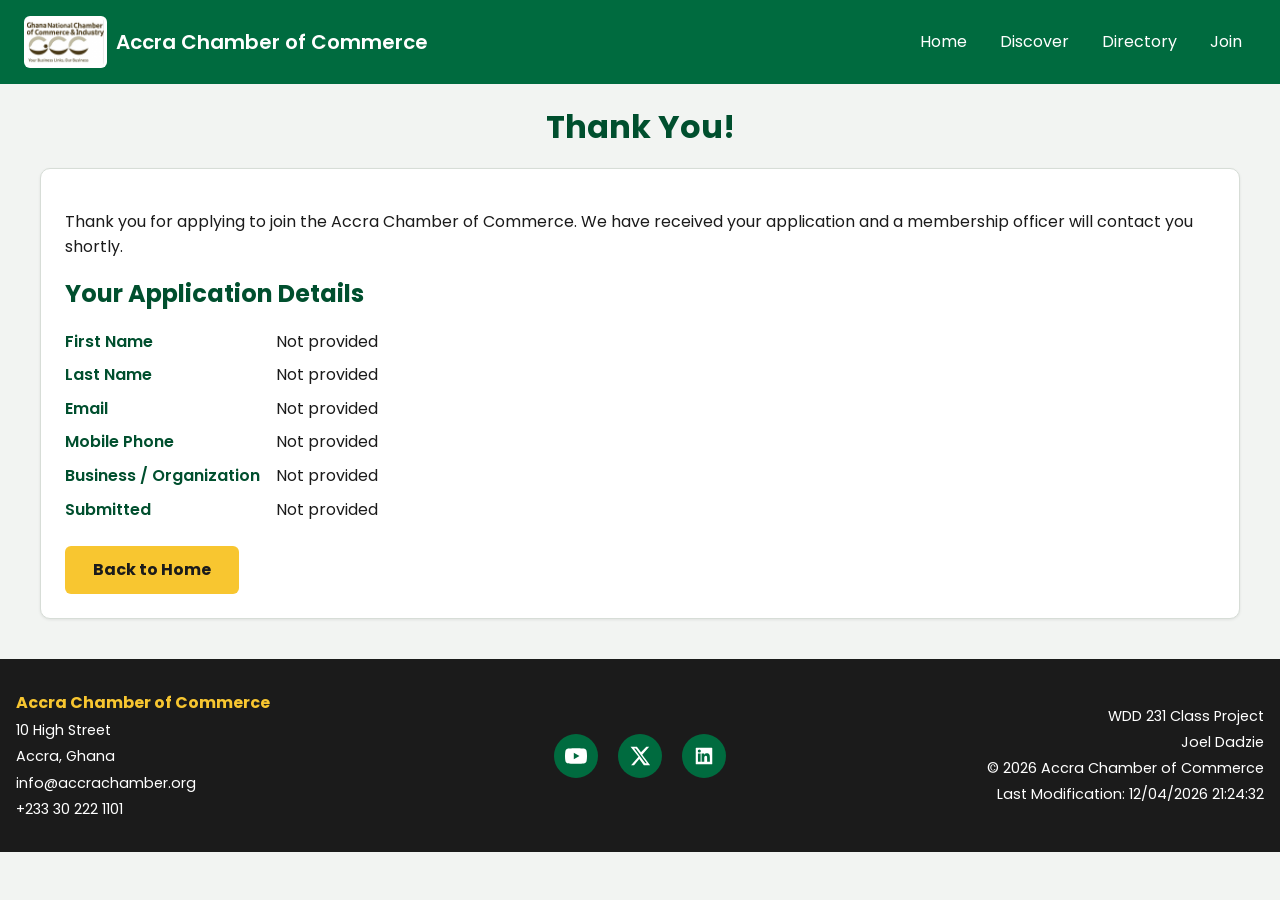
<file: chamber/thankyou.html>
<!DOCTYPE html>
<html lang="en">

<head>
    <meta charset="UTF-8">
    <meta name="viewport" content="width=device-width, initial-scale=1.0">
    <title>Thank You | Accra Chamber of Commerce</title>
    <meta name="description"
        content="Thank you for applying to join the Accra Chamber of Commerce. A confirmation of your submitted application details.">
    <meta name="author" content="Joel Dadzie">

    <link rel="icon" href="images/favicon.ico" sizes="any">
    <link rel="icon" type="image/png" href="images/favicon.png">

    <link rel="preconnect" href="https://fonts.googleapis.com">
    <link rel="preconnect" href="https://fonts.gstatic.com" crossorigin>
    <link href="https://fonts.googleapis.com/css2?family=Poppins:wght@400;500;600;700&display=swap" rel="stylesheet">

    <link rel="stylesheet" href="styles/normalize.css">
    <link rel="stylesheet" href="styles/small.css">
    <link rel="stylesheet" href="styles/larger.css">

    <script src="scripts/thankyou.js" defer></script>
</head>

<body>
    <header class="site-header">
        <div class="brand">
            <img src="images/favicon.png" alt="Accra Chamber of Commerce logo" class="logo" width="160" height="96">
            <span class="brand-name">Accra Chamber of Commerce</span>
        </div>
        <button id="menu-button" class="menu-button" aria-label="Toggle navigation menu" aria-expanded="false"
            aria-controls="primary-nav"></button>
        <nav id="primary-nav" class="primary-nav" aria-label="Primary">
            <ul>
                <li><a href="index.html">Home</a></li>
                <li><a href="#">Discover</a></li>
                <li><a href="directory.html">Directory</a></li>
                <li><a href="join.html">Join</a></li>
            </ul>
        </nav>
    </header>

    <main>
        <h1>Thank You!</h1>

        <section class="thankyou-card">
            <p>Thank you for applying to join the Accra Chamber of Commerce. We have received
                your application and a membership officer will contact you shortly.</p>

            <h2>Your Application Details</h2>
            <dl class="summary">
                <dt>First Name</dt>
                <dd id="out-first-name"></dd>
                <dt>Last Name</dt>
                <dd id="out-last-name"></dd>
                <dt>Email</dt>
                <dd id="out-email"></dd>
                <dt>Mobile Phone</dt>
                <dd id="out-phone"></dd>
                <dt>Business / Organization</dt>
                <dd id="out-organization"></dd>
                <dt>Submitted</dt>
                <dd id="out-timestamp"></dd>
            </dl>

            <a href="index.html" class="cta-button">Back to Home</a>
        </section>
    </main>

    <footer class="site-footer">
        <div class="footer-contact">
            <p class="footer-title">Accra Chamber of Commerce</p>
            <p>10 High Street</p>
            <p>Accra, Ghana</p>
            <p>info@accrachamber.org</p>
            <p>+233 30 222 1101</p>
        </div>

        <div class="footer-social">
            <a href="https://www.youtube.com/@accrachamberofcommerce5099" aria-label="Chamber on YouTube"
                target="_blank" rel="noopener">
                <img src="images/youtube.svg" alt="YouTube" width="34" height="34">
            </a>
            <a href="https://x.com/GhanaChamber" aria-label="Chamber on X" target="_blank" rel="noopener">
                <img src="images/twitter.svg" alt="X" width="34" height="34">
            </a>
            <a href="https://www.linkedin.com/company/ghana-national-chamber-of-commerce-and-industry/?originalSubdomain=gh"
                aria-label="Chamber on LinkedIn" target="_blank" rel="noopener">
                <img src="images/linkedin.svg" alt="LinkedIn" width="34" height="34">
            </a>
        </div>

        <div class="footer-dev">
            <p>WDD 231 Class Project</p>
            <p>Joel Dadzie</p>
            <p>&copy; <span id="currentyear"></span> Accra Chamber of Commerce</p>
            <p id="lastModified">Last Modification: </p>
        </div>
    </footer>
</body>

</html>
</file>
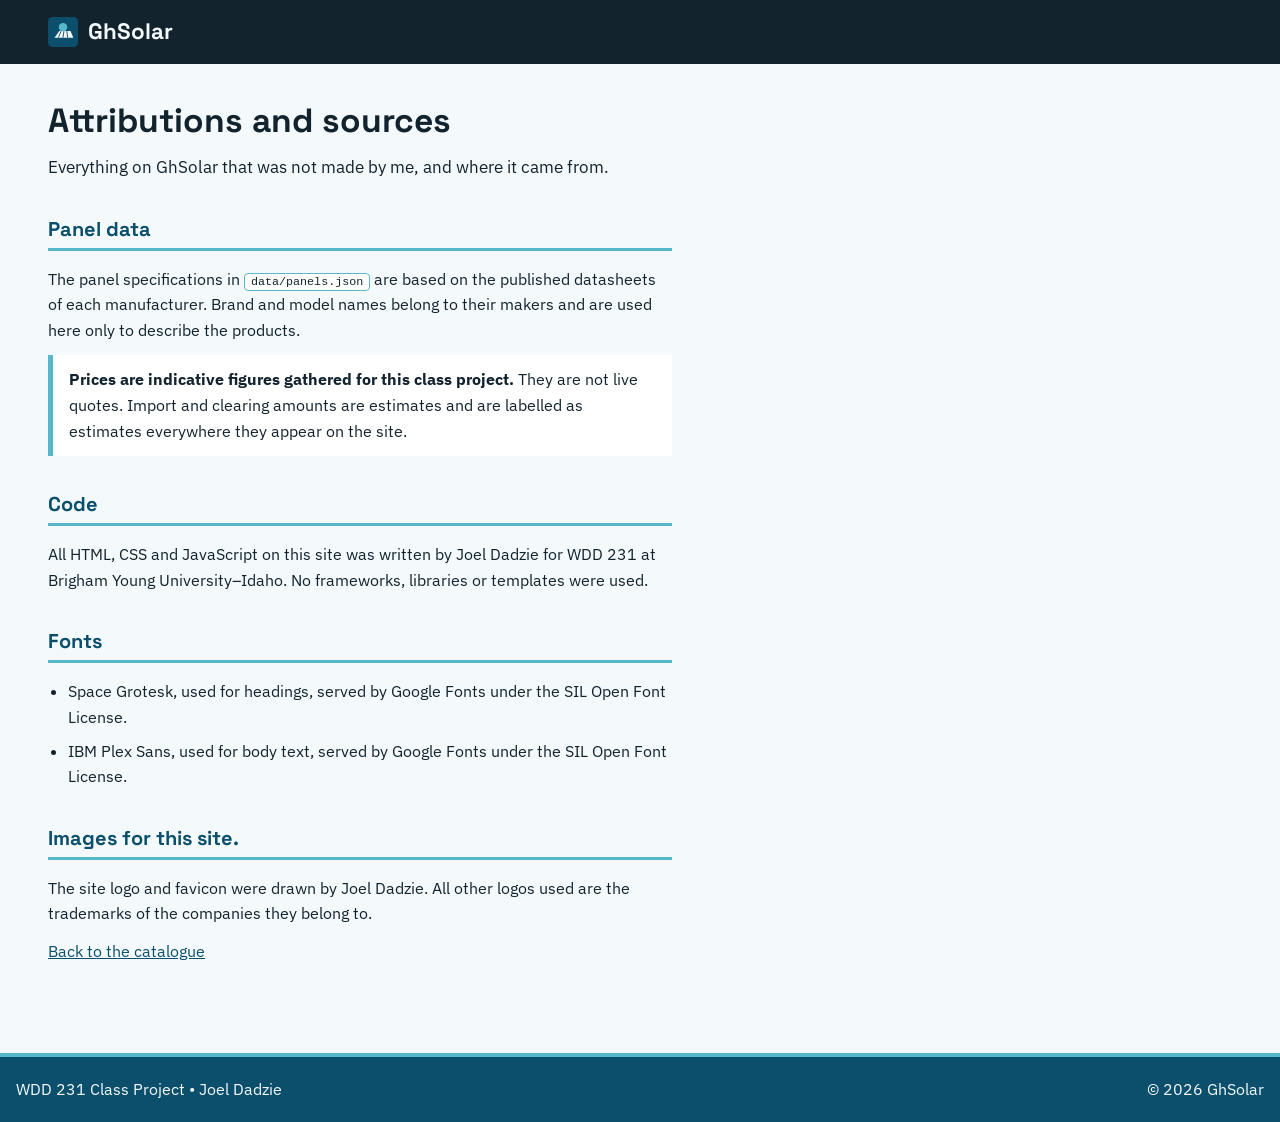
<file: project/attributions.html>
<!DOCTYPE html>
<html lang="en">

<head>
  <meta charset="utf-8">
  <meta name="viewport" content="width=device-width, initial-scale=1">
  <title>Attributions and Sources — GhSolar</title>
  <meta name="description" content="Sources for the panel data, figures and any borrowed material used on the GhSolar catalogue.">
  <meta name="author" content="Joel Dadzie">

  <meta property="og:title" content="Attributions and Sources — GhSolar">
  <meta property="og:description" content="Where the data and any borrowed material on GhSolar came from.">
  <meta property="og:image" content="https://humminggbird.github.io/wdd231/project/images/favicon.svg">
  <meta property="og:url" content="https://humminggbird.github.io/wdd231/project/attributions.html">

  <link rel="icon" href="images/favicon.svg" type="image/svg+xml">
  <link rel="stylesheet" href="styles/main.css">
  <link rel="stylesheet" href="styles/attributions.css">

  <link rel="preconnect" href="https://fonts.googleapis.com">
  <link rel="preconnect" href="https://fonts.gstatic.com" crossorigin>
  <link rel="stylesheet"
    href="https://fonts.googleapis.com/css2?family=IBM+Plex+Sans:wght@400;600&family=Space+Grotesk:wght@600;700&display=swap">

  <script type="module" src="scripts/main.mjs"></script>


</head>

<body>

  <header class="site-header">
    <div class="header-inner">
      <p class="logo">
        <a href="index.html">
          <img src="images/favicon.svg" alt="GhSolar logo" width="30" height="30">
          <span>GhSolar</span>
        </a>
      </p>
    </div>
  </header>

  <main class="doc">
    <h1>Attributions and sources</h1>
    <p class="doc-intro">
      Everything on GhSolar that was not made by me, and where it came from.
    </p>

    <h2>Panel data</h2>
    <p>
      The panel specifications in <code>data/panels.json</code> are based on the
      published datasheets of each manufacturer. Brand and model names belong to
      their makers and are used here only to describe the products.
    </p>
    <p class="doc-note">
      <strong>Prices are indicative figures gathered for this class project.</strong>
      They are not live quotes. Import and clearing amounts are estimates and are
      labelled as estimates everywhere they appear on the site.
    </p>

    <h2>Code</h2>
    <p>
      All HTML, CSS and JavaScript on this site was written by Joel Dadzie for
      WDD 231 at Brigham Young University&ndash;Idaho. No frameworks, libraries or
      templates were used.
    </p>

    <h2>Fonts</h2>
    <ul>
      <li>
        Space Grotesk, used for headings, served by Google Fonts under the
        SIL Open Font License.
      </li>
      <li>
        IBM Plex Sans, used for body text, served by Google Fonts under the
        SIL Open Font License.
      </li>
    </ul>

    <h2>Images for this site.</h2>
    <p>
      The site logo and favicon were drawn by Joel Dadzie. All other logos used are the trademarks of the companies they belong to.
    </p>

    <p><a href="index.html">Back to the catalogue</a></p>

  </main>

  <footer class="site-footer">
    <div class="footer-inner">
      <p>WDD 231 Class Project &bull; Joel Dadzie</p>
      <p>&copy; 2026 GhSolar</p>
    </div>
  </footer>

</body>

</html>
</file>
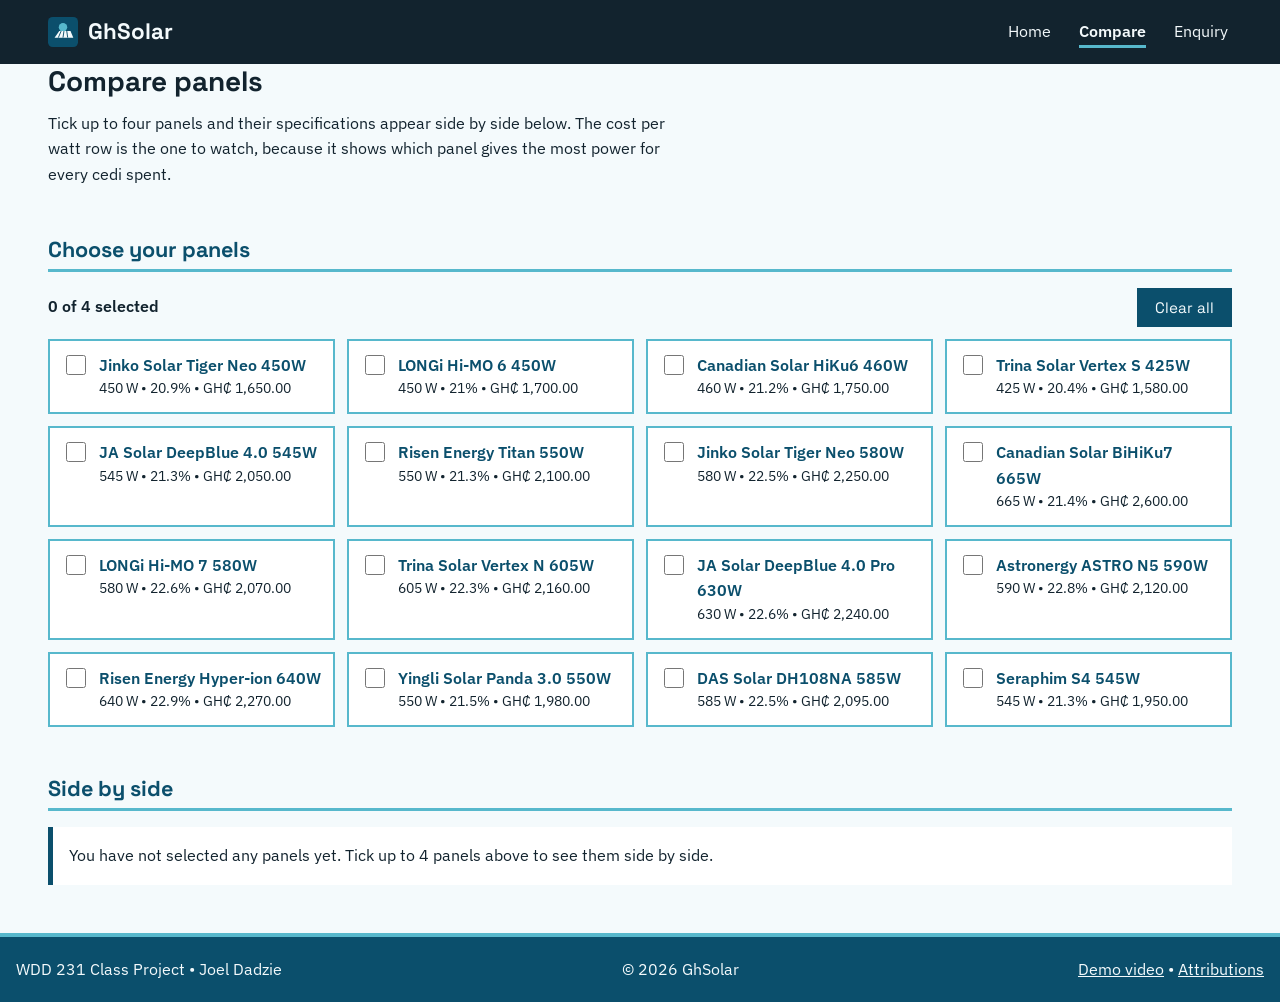
<file: project/compare.html>
<!DOCTYPE html>
<html lang="en">

<head>
  <meta charset="utf-8">
  <meta name="viewport" content="width=device-width, initial-scale=1">
  <title>Compare Solar Panels Side by Side — GhSolar</title>
  <meta name="description" content="Pick up to four solar panels and compare their power, efficiency, price in cedis, cost per watt and lifespan side by side.">
  <meta name="author" content="Joel Dadzie">

  <meta property="og:title" content="Compare Solar Panels Side by Side — GhSolar">
  <meta property="og:description" content="Choose up to four panels and see their specifications and cost per watt next to each other.">
  <meta property="og:image" content="https://humminggbird.github.io/wdd231/project/images/favicon.svg">
  <meta property="og:url" content="https://humminggbird.github.io/wdd231/project/compare.html">

  <link rel="icon" href="images/favicon.svg" type="image/svg+xml">
  <link rel="stylesheet" href="styles/main.css">
  <link rel="stylesheet" href="styles/larger.css">

  <link rel="preconnect" href="https://fonts.googleapis.com">
  <link rel="preconnect" href="https://fonts.gstatic.com" crossorigin>
  <link rel="stylesheet" href="https://fonts.googleapis.com/css2?family=IBM+Plex+Sans:wght@400;600&family=Space+Grotesk:wght@600;700&display=swap">

  <script type="module" src="scripts/compare.mjs"></script>
</head>

<body>

  <header class="site-header">
    <div class="header-inner">
      <p class="logo">
        <a href="index.html">
          <img src="images/favicon.svg" alt="GhSolar logo" width="30" height="30">
          <span>GhSolar</span>
        </a>
      </p>

      <nav>
        <button id="menu-button" type="button" aria-expanded="false" aria-controls="nav-list">
          <span class="visually-hidden">Menu</span>
          <span aria-hidden="true">&#9776;</span>
        </button>
        <ul id="nav-list">
          <li><a href="index.html">Home</a></li>
          <li><a href="compare.html" class="active" aria-current="page">Compare</a></li>
          <li><a href="enquiry.html">Enquiry</a></li>
        </ul>
      </nav>
    </div>
  </header>

  <main>

    <section class="page-intro">
      <h1>Compare panels</h1>
      <p>
        Tick up to four panels and their specifications appear side by side below.
        The cost per watt row is the one to watch, because it shows which panel
        gives the most power for every cedi spent.
      </p>
    </section>

    <section class="picker">
      <h2>Choose your panels</h2>

      <div class="picker-controls">
        <p id="picker-count">0 of 4 selected</p>
        <button id="clear-button" type="button">Clear all</button>
      </div>

      <ul id="picker-list" class="picker-list"></ul>
    </section>

    <section>
      <h2>Side by side</h2>
      <div id="compare-area"></div>
    </section>

  </main>

  <footer class="site-footer">
    <div class="footer-inner">
      <p>WDD 231 Class Project &bull; Joel Dadzie</p>
      <p>&copy; 2026 GhSolar</p>
      <p>
        <a href="#">Demo video</a> &bull;
        <a href="attributions.html">Attributions</a>
      </p>
    </div>
  </footer>

</body>

</html>
</file>
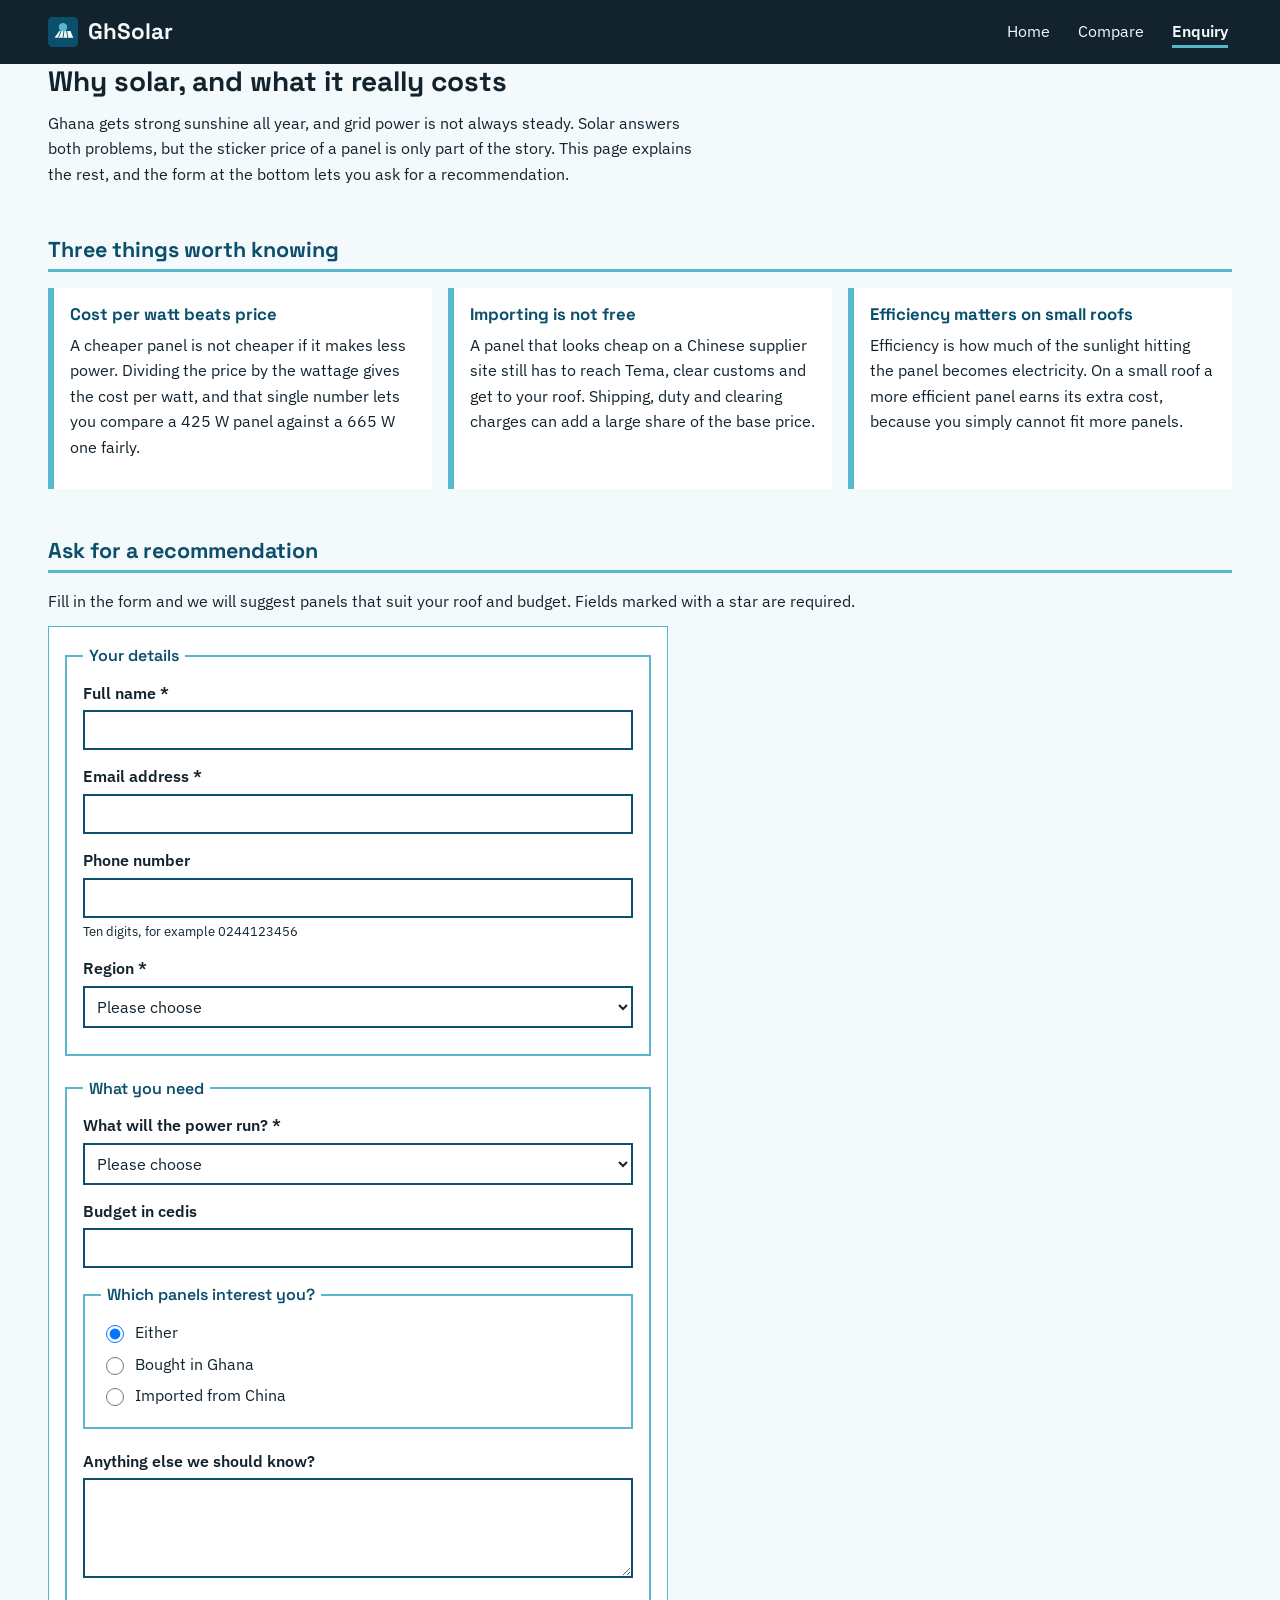
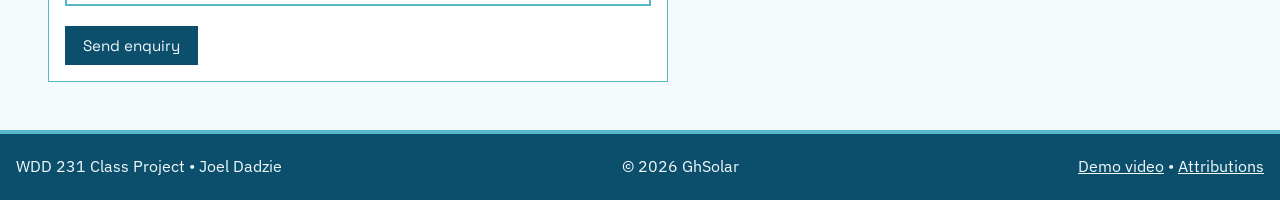
<file: project/enquiry.html>
<!DOCTYPE html>
<html lang="en">

<head>
  <meta charset="utf-8">
  <meta name="viewport" content="width=device-width, initial-scale=1">
  <title>Why Solar in Ghana and How to Enquire — GhSolar</title>
  <meta name="description" content="Why solar power suits Ghana, how import and clearing costs change the real price of a panel, and a form to ask GhSolar for a recommendation.">
  <meta name="author" content="Joel Dadzie">

  <meta property="og:title" content="Why Solar in Ghana and How to Enquire — GhSolar">
  <meta property="og:description" content="Understand import costs, cost per watt and which panel suits your home, then send an enquiry.">
  <meta property="og:image" content="https://humminggbird.github.io/wdd231/project/images/favicon.svg">
  <meta property="og:url" content="https://humminggbird.github.io/wdd231/project/enquiry.html">

  <link rel="icon" href="images/favicon.svg" type="image/svg+xml">
  <link rel="stylesheet" href="styles/main.css">
  <link rel="stylesheet" href="styles/larger.css">

  <link rel="preconnect" href="https://fonts.googleapis.com">
  <link rel="preconnect" href="https://fonts.gstatic.com" crossorigin>
  <link rel="stylesheet" href="https://fonts.googleapis.com/css2?family=IBM+Plex+Sans:wght@400;600&family=Space+Grotesk:wght@600;700&display=swap">

  <script type="module" src="scripts/enquiry.mjs"></script>
</head>

<body>

  <header class="site-header">
    <div class="header-inner">
      <p class="logo">
        <a href="index.html">
          <img src="images/favicon.svg" alt="GhSolar logo" width="30" height="30">
          <span>GhSolar</span>
        </a>
      </p>

      <nav>
        <button id="menu-button" type="button" aria-expanded="false" aria-controls="nav-list">
          <span class="visually-hidden">Menu</span>
          <span aria-hidden="true">&#9776;</span>
        </button>
        <ul id="nav-list">
          <li><a href="index.html">Home</a></li>
          <li><a href="compare.html">Compare</a></li>
          <li><a href="enquiry.html" class="active" aria-current="page">Enquiry</a></li>
        </ul>
      </nav>
    </div>
  </header>

  <main>

    <section class="page-intro">
      <h1>Why solar, and what it really costs</h1>
      <p>
        Ghana gets strong sunshine all year, and grid power is not always steady.
        Solar answers both problems, but the sticker price of a panel is only part
        of the story. This page explains the rest, and the form at the bottom lets
        you ask for a recommendation.
      </p>
    </section>

    <section class="info">
      <h2>Three things worth knowing</h2>

      <div class="info-grid">
        <article class="info-card">
          <h3>Cost per watt beats price</h3>
          <p>
            A cheaper panel is not cheaper if it makes less power. Dividing the price
            by the wattage gives the cost per watt, and that single number lets you
            compare a 425 W panel against a 665 W one fairly.
          </p>
        </article>

        <article class="info-card">
          <h3>Importing is not free</h3>
          <p>
            A panel that looks cheap on a Chinese supplier site still has to reach
            Tema, clear customs and get to your roof. Shipping, duty and clearing
            charges can add a large share of the base price.
          </p>
        </article>

        <article class="info-card">
          <h3>Efficiency matters on small roofs</h3>
          <p>
            Efficiency is how much of the sunlight hitting the panel becomes
            electricity. On a small roof a more efficient panel earns its extra cost,
            because you simply cannot fit more panels.
          </p>
        </article>
      </div>
    </section>

    <section class="enquiry">
      <h2>Ask for a recommendation</h2>
      <p>
        Fill in the form and we will suggest panels that suit your roof and budget.
        Fields marked with a star are required.
      </p>

      <form action="form-action.html" method="get" class="enquiry-form">

        <fieldset>
          <legend>Your details</legend>

          <p class="field">
            <label for="fullname">Full name *</label>
            <input type="text" id="fullname" name="fullname" required>
          </p>

          <p class="field">
            <label for="email">Email address *</label>
            <input type="email" id="email" name="email" required>
          </p>

          <p class="field">
            <label for="phone">Phone number</label>
            <input type="tel" id="phone" name="phone" pattern="[0-9]{10}"
              title="Ten digits, for example 0244123456">
            <span class="hint">Ten digits, for example 0244123456</span>
          </p>

          <p class="field">
            <label for="region">Region *</label>
            <select id="region" name="region" required>
              <option value="">Please choose</option>
              <option value="Greater Accra">Greater Accra</option>
              <option value="Ashanti">Ashanti</option>
              <option value="Western">Western</option>
              <option value="Central">Central</option>
              <option value="Eastern">Eastern</option>
              <option value="Northern">Northern</option>
              <option value="Volta">Volta</option>
              <option value="Other">Other</option>
            </select>
          </p>
        </fieldset>

        <fieldset>
          <legend>What you need</legend>

          <p class="field">
            <label for="usage">What will the power run? *</label>
            <select id="usage" name="usage" required>
              <option value="">Please choose</option>
              <option value="Home">A home</option>
              <option value="Small shop">A small shop</option>
              <option value="Office">An office</option>
              <option value="Farm or borehole">A farm or borehole</option>
            </select>
          </p>

          <p class="field">
            <label for="budget">Budget in cedis</label>
            <input type="number" id="budget" name="budget" min="500" max="200000" step="100">
          </p>

          <fieldset class="radio-set">
            <legend>Which panels interest you?</legend>

            <p class="radio-row">
              <input type="radio" id="view-all" name="view" value="Either" checked>
              <label for="view-all">Either</label>
            </p>
            <p class="radio-row">
              <input type="radio" id="view-ghana" name="view" value="Bought in Ghana">
              <label for="view-ghana">Bought in Ghana</label>
            </p>
            <p class="radio-row">
              <input type="radio" id="view-china" name="view" value="Imported from China">
              <label for="view-china">Imported from China</label>
            </p>
          </fieldset>

          <p class="field">
            <label for="message">Anything else we should know?</label>
            <textarea id="message" name="message" rows="4"></textarea>
          </p>
        </fieldset>

        <button type="submit" class="submit-button">Send enquiry</button>
      </form>
    </section>

  </main>

  <footer class="site-footer">
    <div class="footer-inner">
      <p>WDD 231 Class Project &bull; Joel Dadzie</p>
      <p>&copy; 2026 GhSolar</p>
      <p>
        <a href="#">Demo video</a> &bull;
        <a href="attributions.html">Attributions</a>
      </p>
    </div>
  </footer>

</body>

</html>
</file>
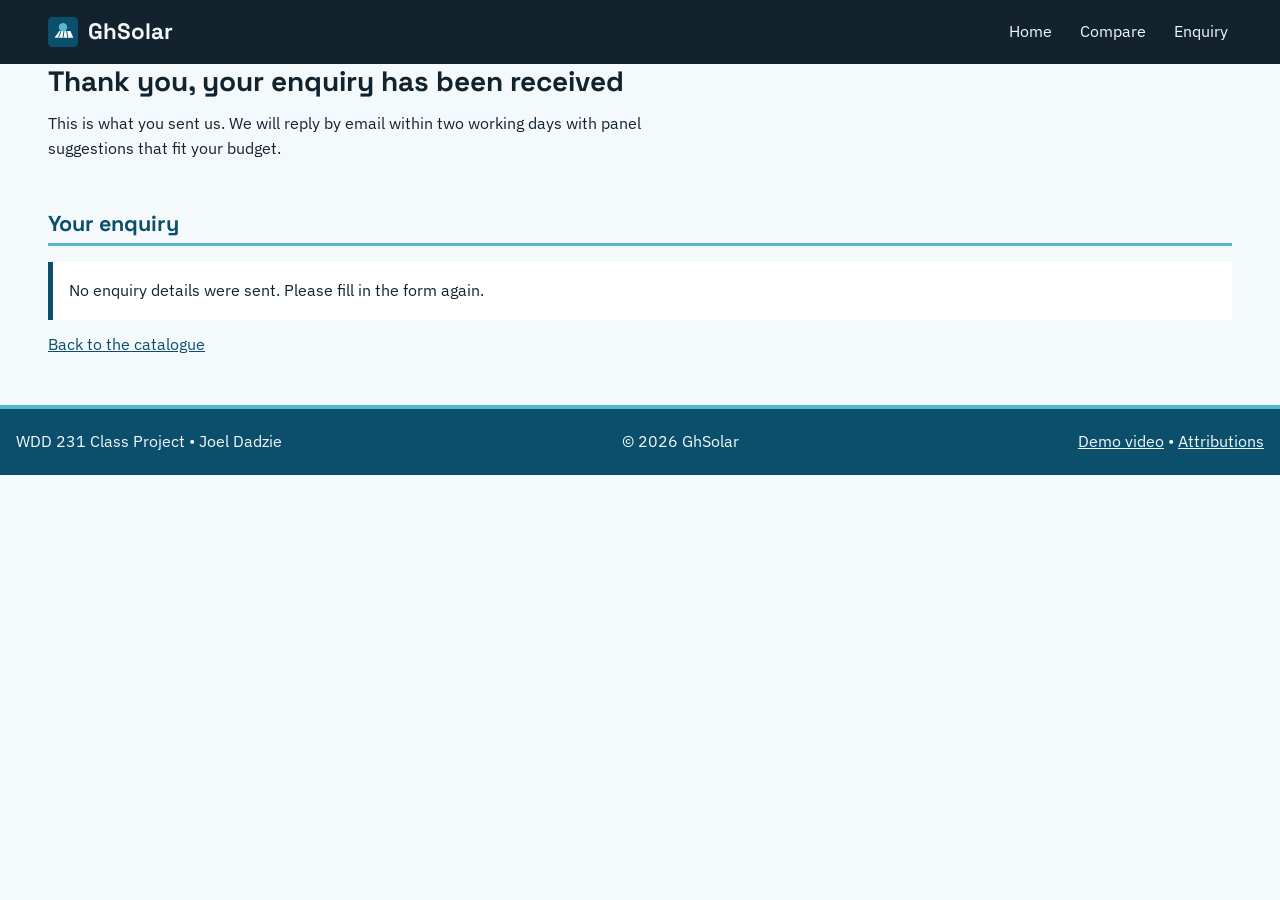
<file: project/form-action.html>
<!DOCTYPE html>
<html lang="en">

<head>
  <meta charset="utf-8">
  <meta name="viewport" content="width=device-width, initial-scale=1">
  <title>Enquiry Received — GhSolar</title>
  <meta name="description" content="Confirmation page showing the details you sent to GhSolar in your panel enquiry.">
  <meta name="author" content="Joel Dadzie">

  <meta property="og:title" content="Enquiry Received — GhSolar">
  <meta property="og:description" content="A summary of the enquiry details sent to GhSolar.">
  <meta property="og:image" content="https://humminggbird.github.io/wdd231/project/images/favicon.svg">
  <meta property="og:url" content="https://humminggbird.github.io/wdd231/project/form-action.html">

  <link rel="icon" href="images/favicon.svg" type="image/svg+xml">
  <link rel="stylesheet" href="styles/main.css">
  <link rel="stylesheet" href="styles/larger.css">

  <link rel="preconnect" href="https://fonts.googleapis.com">
  <link rel="preconnect" href="https://fonts.gstatic.com" crossorigin>
  <link rel="stylesheet" href="https://fonts.googleapis.com/css2?family=IBM+Plex+Sans:wght@400;600&family=Space+Grotesk:wght@600;700&display=swap">

  <script type="module" src="scripts/form-action.mjs"></script>
</head>

<body>

  <header class="site-header">
    <div class="header-inner">
      <p class="logo">
        <a href="index.html">
          <img src="images/favicon.svg" alt="GhSolar logo" width="30" height="30">
          <span>GhSolar</span>
        </a>
      </p>

      <nav>
        <button id="menu-button" type="button" aria-expanded="false" aria-controls="nav-list">
          <span class="visually-hidden">Menu</span>
          <span aria-hidden="true">&#9776;</span>
        </button>
        <ul id="nav-list">
          <li><a href="index.html">Home</a></li>
          <li><a href="compare.html">Compare</a></li>
          <li><a href="enquiry.html">Enquiry</a></li>
        </ul>
      </nav>
    </div>
  </header>

  <main>

    <section class="page-intro">
      <h1>Thank you, your enquiry has been received</h1>
      <p>
        This is what you sent us. We will reply by email within two working days
        with panel suggestions that fit your budget.
      </p>
    </section>

    <section>
      <h2>Your enquiry</h2>
      <div id="summary"></div>
      <p><a href="index.html">Back to the catalogue</a></p>
    </section>

  </main>

  <footer class="site-footer">
    <div class="footer-inner">
      <p>WDD 231 Class Project &bull; Joel Dadzie</p>
      <p>&copy; 2026 GhSolar</p>
      <p>
        <a href="#">Demo video</a> &bull;
        <a href="attributions.html">Attributions</a>
      </p>
    </div>
  </footer>

</body>

</html>
</file>
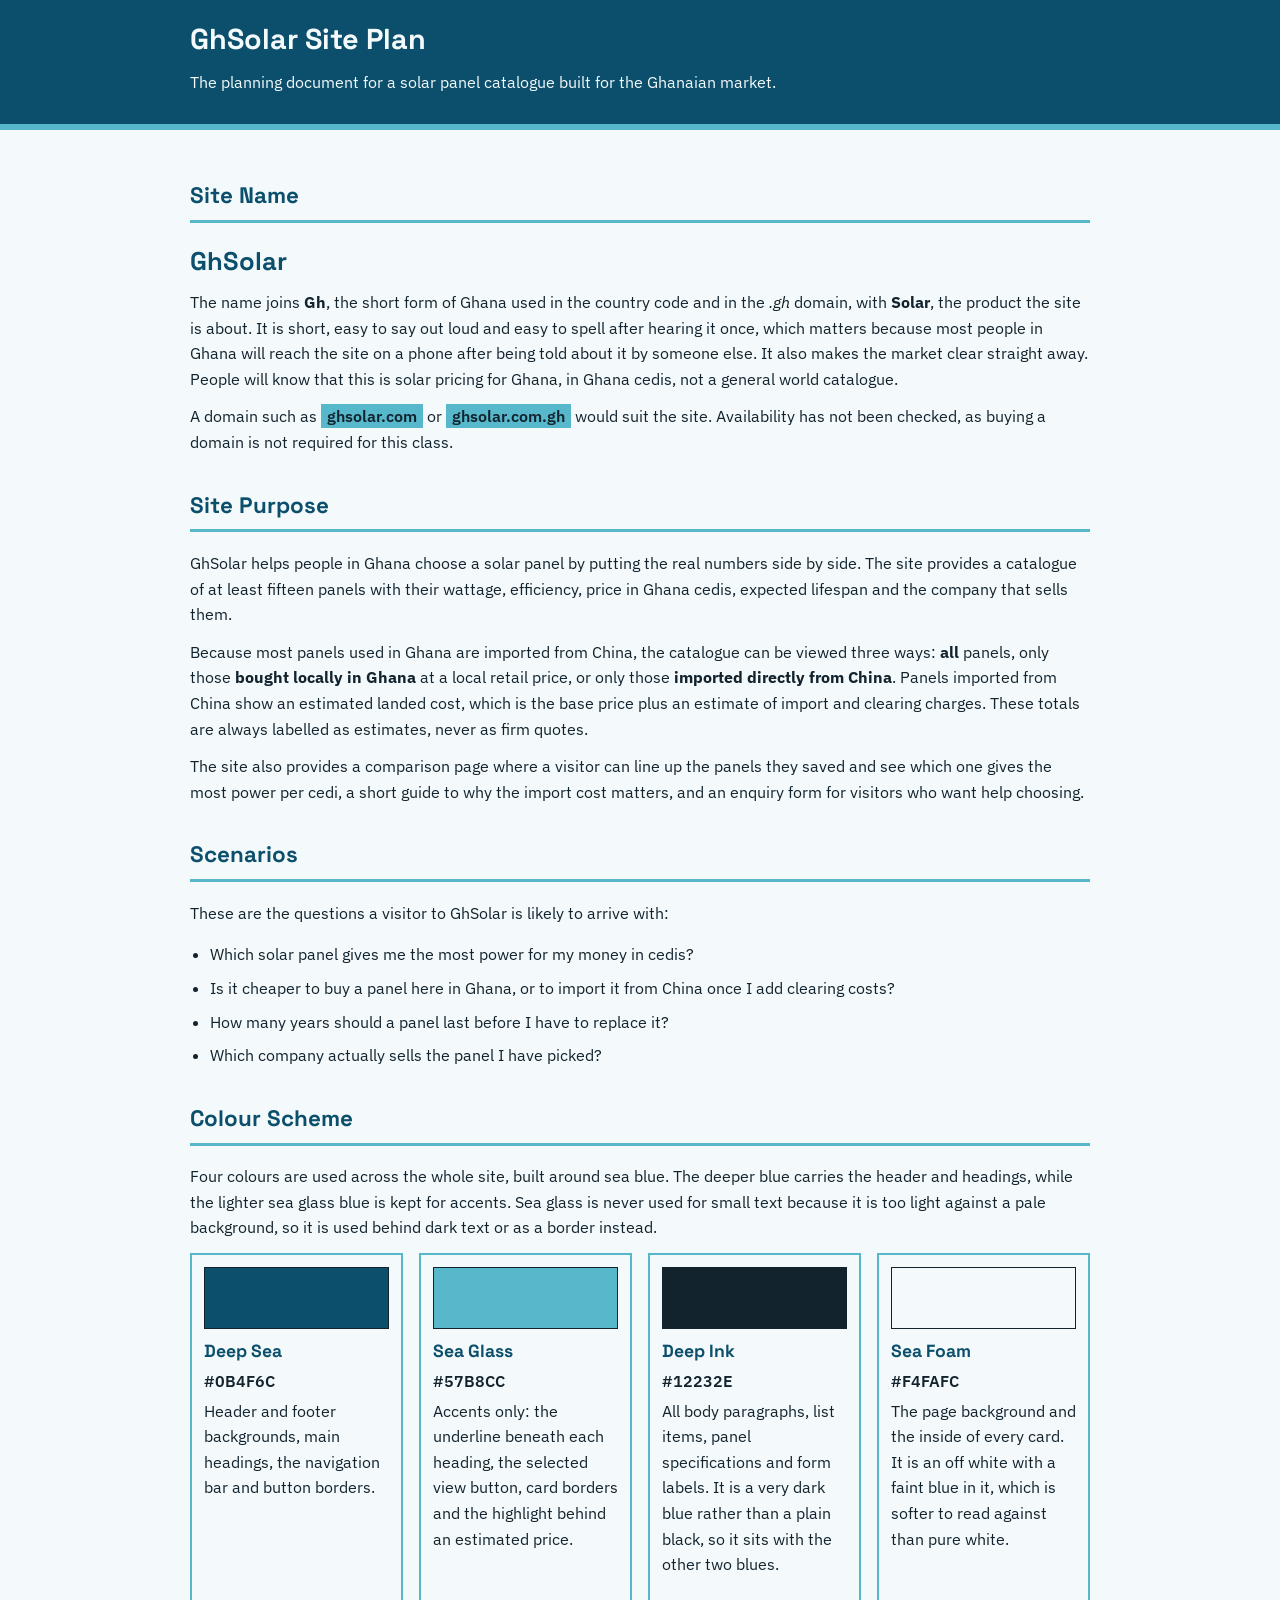
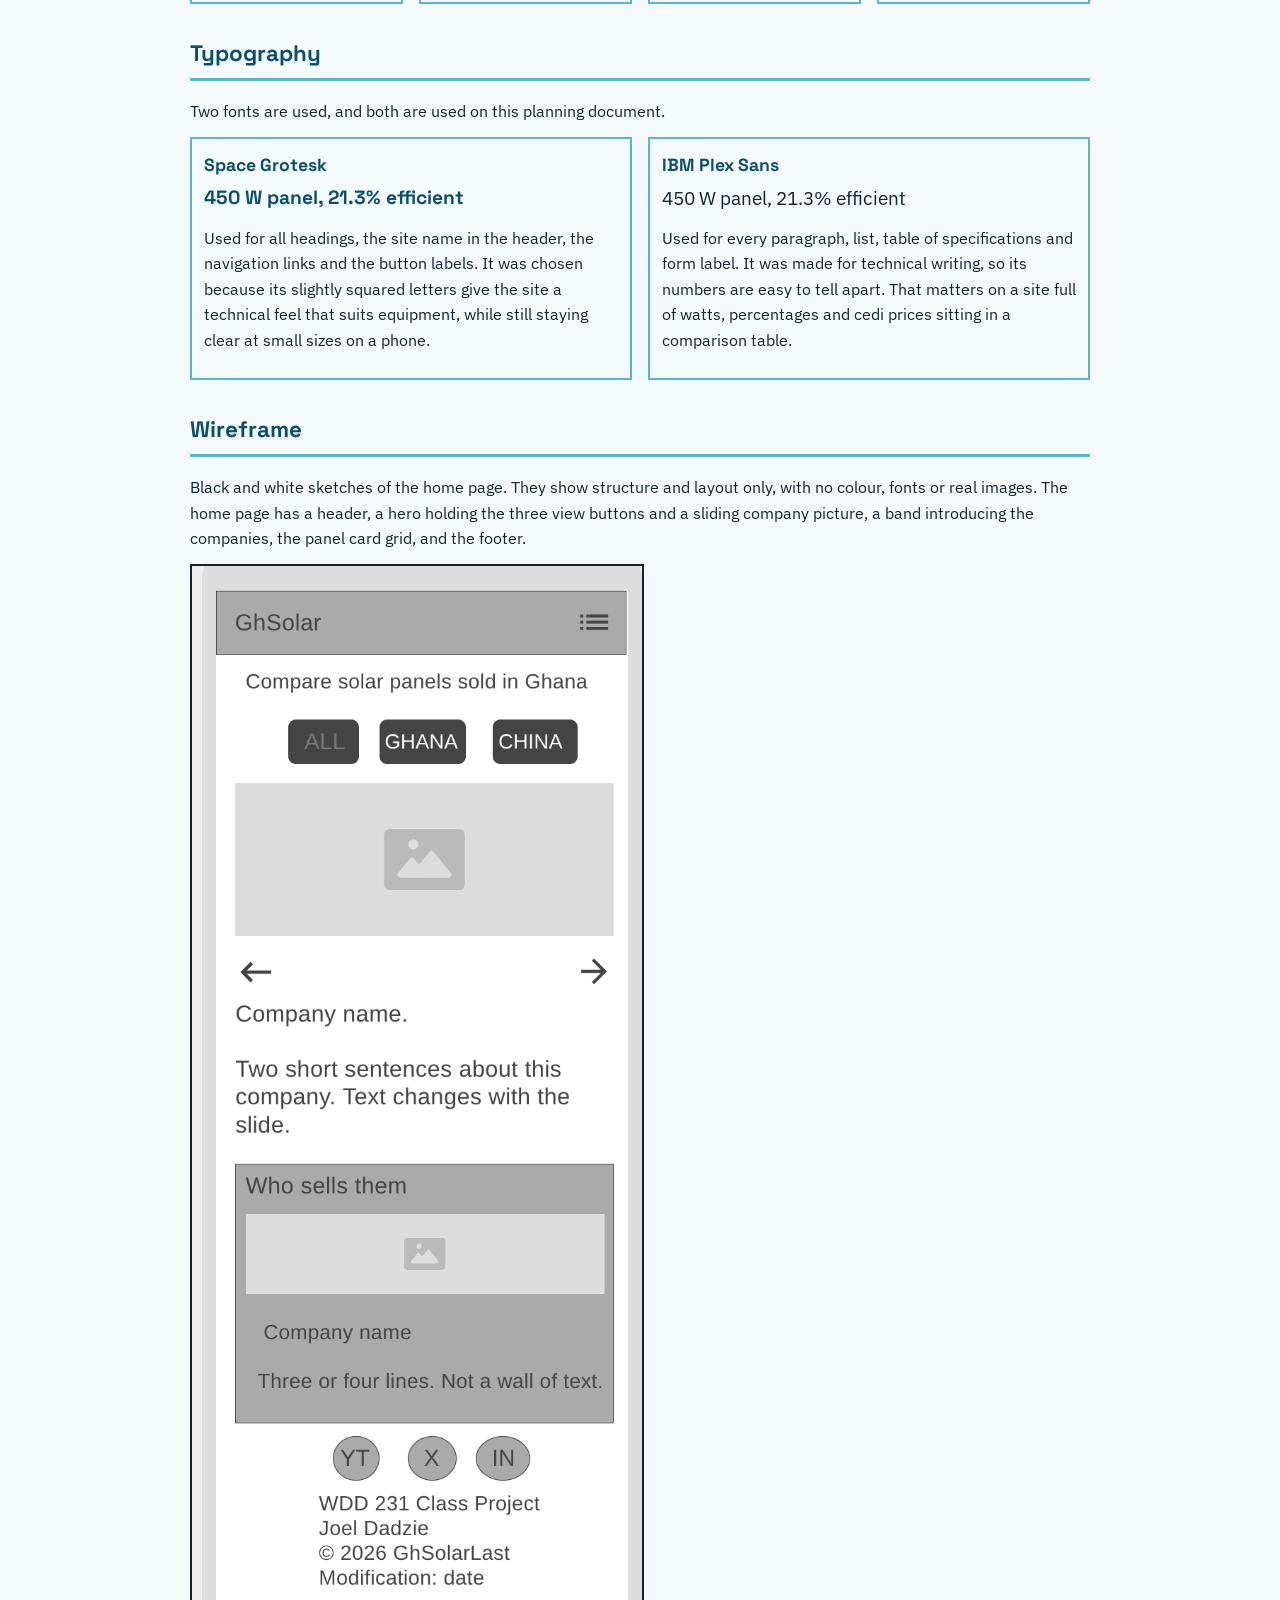
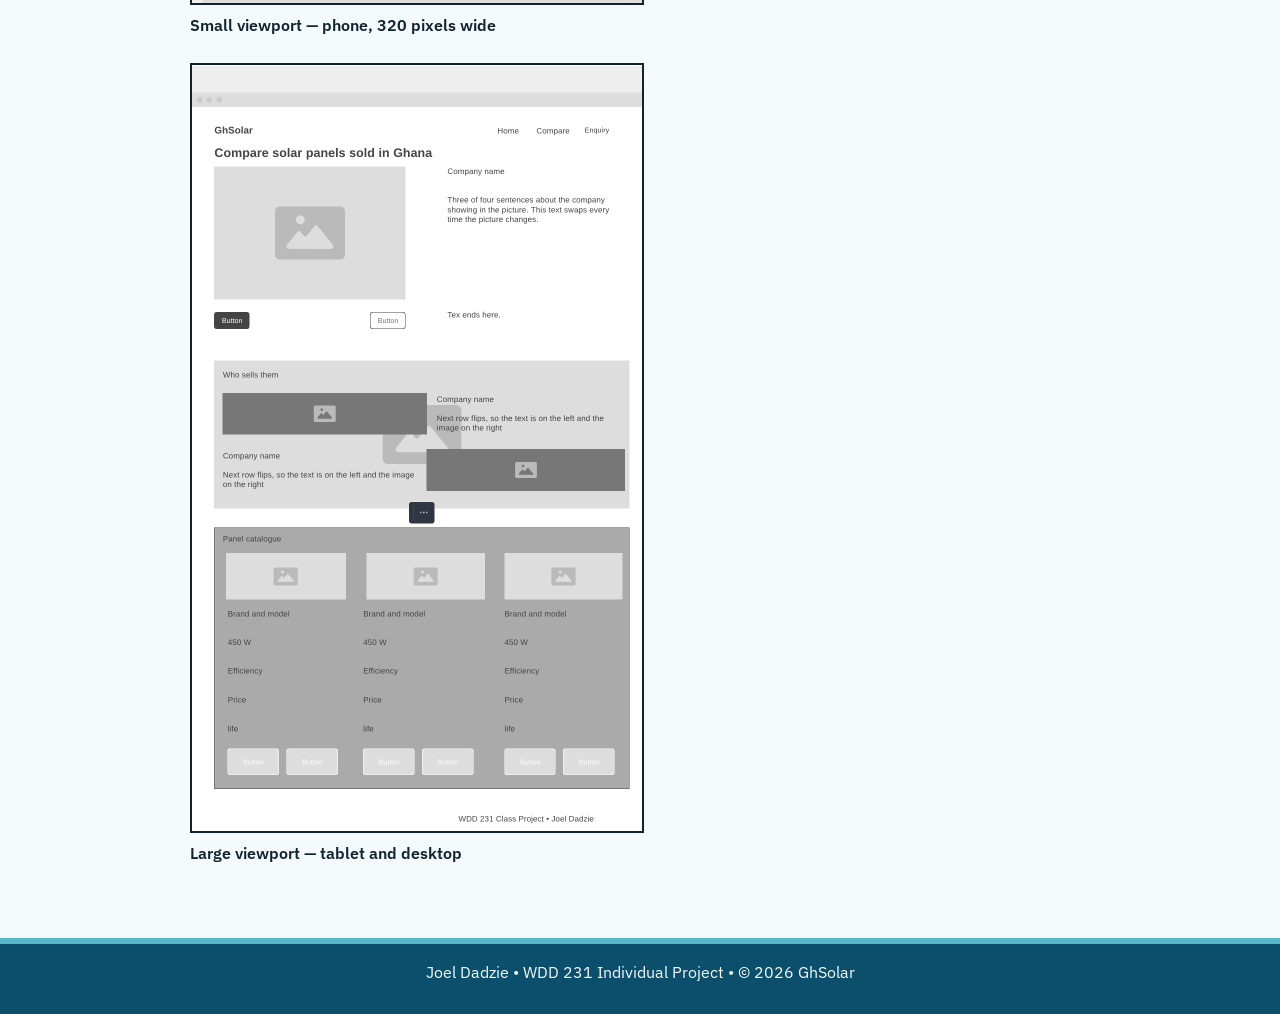
<file: project/siteplan.html>
<!DOCTYPE html>
<html lang="en">

<head>
    <meta charset="utf-8">
    <meta name="viewport" content="width=device-width, initial-scale=1">
    <title>GhSolar Site Plan — Solar Panel Catalogue for Ghana</title>
    <meta name="description"
        content="Site plan for GhSolar, a solar panel catalogue for Ghana covering the site name, purpose, scenarios, colour scheme, typography and home page wireframes.">
    <meta name="author" content="Joel Dadzie">

    <!-- Open Graph tags so the page previews nicely when shared -->
    <meta property="og:title" content="GhSolar Site Plan">
    <meta property="og:description"
        content="The planning document for GhSolar, a solar panel catalogue for the Ghanaian market.">
    <meta property="og:image" content="https://joeldadzie.github.io/wdd231/finalproject/images/ghsolar-logo.webp">
    <meta property="og:url" content="https://joeldadzie.github.io/wdd231/finalproject/siteplan.html">

    <link rel="icon" href="favicon.ico">
    <link rel="stylesheet" href="styles/siteplan.css">

    <!-- The two fonts named in the typography section below -->
    <link rel="preconnect" href="https://fonts.googleapis.com">
    <link rel="preconnect" href="https://fonts.gstatic.com" crossorigin>
    <link rel="stylesheet"
        href="https://fonts.googleapis.com/css2?family=IBM+Plex+Sans:wght@400;600&family=Space+Grotesk:wght@600;700&display=swap">
</head>

<body>

    <header>
        <h1>GhSolar Site Plan</h1>
        <p>The planning document for a solar panel catalogue built for the Ghanaian market.</p>
    </header>

    <main>

        <!-- 1. Site Name -->
        <section>
            <h2>Site Name</h2>
            <p class="site-name">GhSolar</p>
            <p>
                The name joins <strong>Gh</strong>, the short form of Ghana used in the country code and in
                the <em>.gh</em> domain, with <strong>Solar</strong>, the product the site is about. It is
                short, easy to say out loud and easy to spell after hearing it once, which matters because
                most people in Ghana will reach the site on a phone after being told about it by someone
                else. It also makes the market clear straight away. People will know that this is solar pricing for
                Ghana, in
                Ghana cedis, not a general world catalogue.
            </p>
            <p>
                A domain such as <span class="domain">ghsolar.com</span> or
                <span class="domain">ghsolar.com.gh</span> would suit the site. Availability has not been
                checked, as buying a domain is not required for this class.
            </p>
        </section>

        <section>
            <h2>Site Purpose</h2>
            <p>
                GhSolar helps people in Ghana choose a solar panel by putting the real numbers side by side.
                The site provides a catalogue of at least fifteen panels with their wattage, efficiency,
                price in Ghana cedis, expected lifespan and the company that sells them.
            </p>
            <p>
                Because most panels used in Ghana are imported from China, the catalogue can be viewed three
                ways: <strong>all</strong> panels, only those <strong>bought locally in Ghana</strong> at a
                local retail price, or only those <strong>imported directly from China</strong>. Panels
                imported from China show an estimated landed cost, which is the base price plus an estimate
                of import and clearing charges. These totals are always labelled as estimates, never as
                firm quotes.
            </p>
            <p>
                The site also provides a comparison page where a visitor can line up the panels they saved
                and see which one gives the most power per cedi, a short guide to why the import cost
                matters, and an enquiry form for visitors who want help choosing.
            </p>
        </section>

        <section>
            <h2>Scenarios</h2>
            <p>These are the questions a visitor to GhSolar is likely to arrive with:</p>
            <ul>
                <li>Which solar panel gives me the most power for my money in cedis?</li>
                <li>Is it cheaper to buy a panel here in Ghana, or to import it from China once I add clearing costs?
                </li>
                <li>How many years should a panel last before I have to replace it?</li>
                <li>Which company actually sells the panel I have picked?</li>
            </ul>
        </section>

        <section>
            <h2>Colour Scheme</h2>
            <p>
                Four colours are used across the whole site, built around sea blue. The deeper blue carries
                the header and headings, while the lighter sea glass blue is kept for accents. Sea glass is
                never used for small text because it is too light against a pale background, so it is used
                behind dark text or as a border instead.
            </p>

            <div class="colour-grid">

                <div class="colour-card">
                    <div class="swatch swatch-deep"></div>
                    <h3>Deep Sea</h3>
                    <p class="hex">#0B4F6C</p>
                    <p>Header and footer backgrounds, main headings, the navigation bar and button borders.</p>
                </div>

                <div class="colour-card">
                    <div class="swatch swatch-glass"></div>
                    <h3>Sea Glass</h3>
                    <p class="hex">#57B8CC</p>
                    <p>Accents only: the underline beneath each heading, the selected view button, card
                        borders and the highlight behind an estimated price.</p>
                </div>

                <div class="colour-card">
                    <div class="swatch swatch-ink"></div>
                    <h3>Deep Ink</h3>
                    <p class="hex">#12232E</p>
                    <p>All body paragraphs, list items, panel specifications and form labels. It is a very
                        dark blue rather than a plain black, so it sits with the other two blues.</p>
                </div>

                <div class="colour-card">
                    <div class="swatch swatch-foam"></div>
                    <h3>Sea Foam</h3>
                    <p class="hex">#F4FAFC</p>
                    <p>The page background and the inside of every card. It is an off white with a faint blue
                        in it, which is softer to read against than pure white.</p>
                </div>

            </div>
        </section>

        <section>
            <h2>Typography</h2>
            <p>Two fonts are used, and both are used on this planning document.</p>

            <div class="font-grid">

                <div class="font-card">
                    <h3>Space Grotesk</h3>
                    <p class="sample-heading">450 W panel, 21.3% efficient</p>
                    <p>
                        Used for all headings, the site name in the header, the navigation links and the button
                        labels. It was chosen because its slightly squared letters give the site a technical
                        feel that suits equipment, while still staying clear at small sizes on a phone.
                    </p>
                </div>

                <div class="font-card">
                    <h3>IBM Plex Sans</h3>
                    <p class="sample-body">450 W panel, 21.3% efficient</p>
                    <p>
                        Used for every paragraph, list, table of specifications and form label. It was made for
                        technical writing, so its numbers are easy to tell apart. That matters on a site full of
                        watts, percentages and cedi prices sitting in a comparison table.
                    </p>
                </div>

            </div>
        </section>

        <section>
            <h2>Wireframe</h2>
            <p>
                Black and white sketches of the home page. They show structure and layout only, with no
                colour, fonts or real images. The home page has a header, a hero holding the three view
                buttons and a sliding company picture, a band introducing the companies, the panel card
                grid, and the footer.
            </p>

            <figure>
                <img src="images/wireframe-small.webp"
                    alt="Hand drawn wireframe of the GhSolar home page on a narrow phone screen, showing the logo and hamburger menu, a hero with three stacked view buttons and a sliding image, company blocks stacked one above the other, panel cards in a single column, and a footer."
                    width="400" height="900" loading="lazy">
                <figcaption>Small viewport — phone, 320 pixels wide</figcaption>
            </figure>

            <figure>
                <img src="images/wireframe-large.webp"
                    alt="Hand drawn wireframe of the GhSolar home page on a wide desktop screen, showing the logo with navigation links across the top, a hero with three view buttons and a sliding image beside its caption, company blocks with the image and text side by side, panel cards in three columns, and a footer."
                    width="900" height="700" loading="lazy">
                <figcaption>Large viewport — tablet and desktop</figcaption>
            </figure>
        </section>

    </main>

    <footer>
        <p>Joel Dadzie &bull; WDD 231 Individual Project &bull; &copy; 2026 GhSolar</p>
    </footer>

</body>

</html>
</file>
<file: chamber/styles/small.css>
:root {
  --green: #006b3f;
  --green-dark: #004f2e;
  --gold: #f8c630;
  --ink: #1b1b1b;
  --paper: #ffffff;
  --surface: #f2f4f2;
  --muted: #4c514c;
  --border: #d7ddd7;

  --font: "Poppins", system-ui, sans-serif;
}

* {
  box-sizing: border-box;
}

body {
  margin: 0;
  font-family: var(--font);
  color: var(--ink);
  background-color: var(--surface);
  line-height: 1.6;
}

h1,
h2 {
  line-height: 1.2;
}

img {
  max-width: 100%;
  height: auto;
  display: block;
}

.site-header {
  display: grid;
  grid-template-columns: 1fr auto;
  align-items: center;
  gap: 0.5rem;
  padding: 0.75rem 1rem;
  background-color: var(--green);
  color: var(--paper);
}

.brand {
  display: flex;
  align-items: center;
  gap: 0.6rem;
}

.logo {
  width: auto;
  height: 52px;
  padding: 3px;
  background-color: var(--paper);
  border-radius: 6px;
}

.brand-name {
  font-weight: 600;
  font-size: 1.05rem;
}

.menu-button {
  min-width: 44px;
  min-height: 44px;
  font-size: 1.6rem;
  line-height: 1;
  color: var(--paper);
  background: transparent;
  border: 0;
  cursor: pointer;
}

.menu-button::before {
  content: "\2630";
}

.menu-button.open::before {
  content: "\00D7";
}

.primary-nav {
  grid-column: 1 / -1;
}

.primary-nav ul {
  list-style: none;
  margin: 0;
  padding: 0;
  display: none;
}

.primary-nav ul.show {
  display: block;
}

.primary-nav a {
  display: block;
  min-height: 44px;
  padding: 0.75rem 0.5rem;
  color: var(--paper);
  text-decoration: none;
  border-top: 1px solid rgba(255, 255, 255, 0.15);
}

.primary-nav a:hover,
.primary-nav a:focus {
  background-color: var(--green-dark);
}

.primary-nav a.current {
  background-color: var(--gold);
  color: var(--ink);
  font-weight: 600;
}

main {
  width: min(100% - 2rem, 1200px);
  margin: 1.5rem auto;
}

main h1 {
  color: var(--green-dark);
  margin-top: 0;
  text-align: center;
}

.view-toggle {
  display: flex;
  justify-content: center;
  gap: 0.5rem;
  margin-bottom: 1.5rem;
}

.toggle {
  min-width: 72px;
  min-height: 44px;
  padding: 0.5rem 1rem;
  font-weight: 600;
  color: var(--ink);
  background-color: var(--paper);
  border: 1px solid var(--border);
  border-radius: 6px;
  cursor: pointer;
}

.toggle:hover,
.toggle:focus {
  border-color: var(--green);
}

.toggle.active {
  background-color: var(--green);
  color: var(--paper);
  border-color: var(--green);
}

.directory {
  display: grid;
  gap: 1.25rem;
}

.member {
  background-color: var(--paper);
  border: 1px solid var(--border);
  border-radius: 10px;
  overflow: hidden;
  box-shadow: 0 1px 3px rgba(0, 0, 0, 0.08);
}

.member h2 {
  margin: 0;
  padding: 0.75rem 1rem 0.25rem;
  font-size: 1.15rem;
  color: var(--green-dark);
}

.member .tagline {
  margin: 0;
  padding: 0 1rem 0.5rem;
  font-style: italic;
  color: var(--muted);
}

.member img {
  width: 120px;
  height: 120px;
  object-fit: contain;
  border-radius: 8px;
}

.member .info {
  padding: 0 1rem 1rem;
}

.member .info p {
  margin: 0.3rem 0;
}

.member a {
  color: var(--green-dark);
  font-weight: 600;
}

.badge {
  display: inline-block;
  margin: 0 1rem 0.75rem;
  padding: 0.2rem 0.6rem;
  font-size: 0.75rem;
  font-weight: 600;
  border-radius: 999px;
  color: var(--ink);
  background-color: var(--surface);
  border: 1px solid var(--border);
}

.badge.basic {
  background-color: #d6efdf;
  border-color: #8ccfa6;
}

.badge.gold {
  background-color: var(--gold);
  border-color: var(--gold);
}

.badge.silver {
  background-color: #d9dde1;
  border-color: #c3c9cf;
}

.directory.grid .member .badge {
  margin-top: 0.85rem;
}

.directory.grid .member .tagline {
  padding-bottom: 0.75rem;
  margin-bottom: 0.75rem;
  border-bottom: 1px solid var(--border);
}

.directory.grid .member .card-body {
  display: flex;
  gap: 1rem;
  align-items: flex-start;
  padding: 0 1rem;
}

.directory.list {
  gap: 0;
  border: 1px solid var(--border);
  border-radius: 10px;
  overflow: hidden;
  background-color: var(--paper);
}

.directory.list .member {
  border: 0;
  border-bottom: 1px solid var(--border);
  border-radius: 0;
  box-shadow: none;
  padding: 0.75rem 1rem;
}

.directory.list .member:nth-child(even) {
  background-color: var(--surface);
}

.directory.list .member:last-child {
  border-bottom: 0;
}

.directory.list .member img,
.directory.list .member .tagline {
  display: none;
}

.directory.list .member .card-body {
  display: block;
  padding: 0;
}

.directory.list .member h2 {
  padding: 0 0 0.25rem;
  font-size: 1.05rem;
}

.directory.list .member .info {
  padding: 0;
  font-size: 0.9rem;
}

.directory.list .member .info p {
  margin: 0.15rem 0;
}

.directory.list .member .badge {
  margin: 0.5rem 0 0;
}

.site-footer {
  display: grid;
  gap: 1.25rem;
  background-color: var(--ink);
  color: var(--paper);
  padding: 1.75rem 1rem;
  margin-top: 2.5rem;
  text-align: center;
}

.site-footer p {
  margin: 0.2rem 0;
  font-size: 0.9rem;
}

.site-footer .footer-title {
  font-weight: 700;
  font-size: 1rem;
  color: var(--gold);
}

.footer-social {
  display: flex;
  justify-content: center;
  gap: 1.25rem;
}

.footer-social a {
  display: inline-flex;
  min-width: 44px;
  min-height: 44px;
  align-items: center;
  justify-content: center;
  background-color: var(--green);
  border-radius: 50%;
}

.footer-social img {
  width: 22px;
  height: 22px;
}

.hero {
  position: relative;
  margin-bottom: 1.5rem;
  border-radius: 10px;
  overflow: hidden;
}

.hero-img {
  width: 100%;
  height: 360px;
  object-fit: cover;
  display: block;
}

.hero-overlay {
  position: absolute;
  inset: 0;
  display: flex;
  flex-direction: column;
  justify-content: center;
  align-items: center;
  gap: 0.6rem;
  padding: 1rem;
  text-align: center;
  color: var(--paper);
  background-color: rgba(0, 79, 46, 0.55);
}

.hero-overlay h1 {
  margin: 0;
  color: var(--paper);
  font-size: 1.6rem;
  text-shadow: 0 1px 4px rgba(0, 0, 0, 0.5);
}

.hero-overlay p {
  margin: 0;
  max-width: 32ch;
  font-size: 0.95rem;
  text-shadow: 0 1px 4px rgba(0, 0, 0, 0.5);
}

.cta-button {
  display: inline-block;
  padding: 0.7rem 1.75rem;
  font-weight: 700;
  color: var(--ink);
  background-color: var(--gold);
  border-radius: 6px;
  text-decoration: none;
}

.cta-button:hover,
.cta-button:focus {
  background-color: #ffd94d;
}

.home-sections {
  display: grid;
  gap: 1.25rem;
  margin-bottom: 1.5rem;
}

.card-block {
  background-color: var(--paper);
  border: 1px solid var(--border);
  border-radius: 10px;
  box-shadow: 0 1px 3px rgba(0, 0, 0, 0.08);
  overflow: hidden;
}

.card-block h2 {
  margin: 0;
  padding: 0.75rem 1rem;
  font-size: 1.15rem;
  color: var(--paper);
  background-color: var(--green);
}

.event-list {
  list-style: none;
  margin: 0;
  padding: 0.5rem 1rem 1rem;
}

.event-list li {
  display: flex;
  gap: 0.75rem;
  align-items: center;
  padding: 0.6rem 0;
  border-bottom: 1px solid var(--border);
}

.event-list li:last-child {
  border-bottom: 0;
}

.event-date {
  flex: none;
  width: 54px;
  padding: 0.4rem 0;
  text-align: center;
  font-weight: 700;
  font-size: 0.85rem;
  color: var(--green-dark);
  background-color: #e6f2ec;
  border-radius: 6px;
}

.event-title {
  margin: 0;
  font-weight: 600;
}

.event-meta {
  margin: 0;
  font-size: 0.85rem;
  color: var(--muted);
}

.current-weather {
  display: flex;
  flex-direction: column;
  align-items: center;
  padding: 1rem;
  text-align: center;
}

.current-weather .temp {
  margin: 0;
  font-size: 2rem;
  font-weight: 700;
  color: var(--green-dark);
}

.current-weather .description {
  margin: 0.25rem 0 0;
  text-transform: capitalize;
  color: var(--muted);
}

.weather-icon {
  width: 70px;
  height: 70px;
}

.forecast {
  display: flex;
  justify-content: space-around;
  gap: 0.5rem;
  padding: 0 1rem 1rem;
}

.forecast-day {
  flex: 1;
  padding: 0.6rem 0;
  text-align: center;
  background-color: var(--surface);
  border: 1px solid var(--border);
  border-radius: 8px;
}

.forecast-label {
  margin: 0;
  font-weight: 600;
}

.forecast-temp {
  margin: 0.2rem 0 0;
  color: var(--green-dark);
  font-weight: 700;
}

.spotlights h2 {
  color: var(--green-dark);
  text-align: center;
}

.spotlight-cards {
  display: grid;
  gap: 1.25rem;
}

.spotlight {
  display: flex;
  flex-direction: column;
  align-items: center;
  text-align: center;
  padding: 1.25rem;
  background-color: var(--paper);
  border: 1px solid var(--border);
  border-radius: 10px;
  box-shadow: 0 1px 3px rgba(0, 0, 0, 0.08);
}

.spotlight img {
  width: 120px;
  height: 120px;
  object-fit: contain;
  margin-bottom: 0.5rem;
}

.spotlight h3 {
  margin: 0.25rem 0;
  color: var(--green-dark);
}

.spotlight .tagline {
  margin: 0 0 0.5rem;
  font-style: italic;
  color: var(--muted);
}

.spotlight p {
  margin: 0.2rem 0;
  font-size: 0.9rem;
}

.spotlight a {
  color: var(--green-dark);
  font-weight: 600;
}

.spotlight .badge {
  margin: 0.75rem 0 0;
}

.join-grid {
  display: grid;
  gap: 1.5rem;
}

.form-card {
  background-color: var(--paper);
  border: 1px solid var(--border);
  border-radius: 10px;
  box-shadow: 0 1px 3px rgba(0, 0, 0, 0.08);
  overflow: hidden;
}

.form-card h2 {
  margin: 0;
  padding: 0.75rem 1rem;
  font-size: 1.15rem;
  color: var(--paper);
  background-color: var(--green);
}

.join-form {
  display: flex;
  flex-direction: column;
  gap: 1rem;
  padding: 1.25rem 1rem;
}

.join-form label {
  display: flex;
  flex-direction: column;
  gap: 0.3rem;
  font-weight: 600;
}

.join-form input,
.join-form select,
.join-form textarea {
  padding: 0.6rem;
  font-weight: 400;
  color: var(--ink);
  background-color: var(--paper);
  border: 1px solid var(--border);
  border-radius: 6px;
}

.join-form input:focus,
.join-form select:focus,
.join-form textarea:focus {
  outline: 2px solid var(--green);
  outline-offset: 1px;
}

.join-form input:required:valid {
  border-color: var(--green);
}

.join-form input:required:invalid:not(:placeholder-shown) {
  border-color: var(--red);
}

.submit-button {
  padding: 0.8rem;
  font-weight: 700;
  font-size: 1rem;
  color: var(--paper);
  background-color: var(--green);
  border: 0;
  border-radius: 6px;
  cursor: pointer;
}

.submit-button:hover,
.submit-button:focus {
  background-color: var(--green-dark);
}

.levels-heading {
  color: var(--green-dark);
  text-align: center;
}

.level-card {
  margin-bottom: 1rem;
  padding: 1.25rem 1rem;
  text-align: center;
  background-color: var(--paper);
  border: 1px solid var(--border);
  border-left: 6px solid var(--green);
  border-radius: 10px;
  box-shadow: 0 1px 3px rgba(0, 0, 0, 0.08);
  opacity: 0;
  animation: card-in 0.6s ease forwards;
}

.np-card {
  animation-delay: 0.1s;
}

.bronze-card {
  border-left-color: #a97142;
  animation-delay: 0.25s;
}

.silver-card {
  border-left-color: #9aa2ab;
  animation-delay: 0.4s;
}

.gold-card {
  border-left-color: var(--gold);
  animation-delay: 0.55s;
}

.level-card h3 {
  margin: 0 0 0.75rem;
  color: var(--green-dark);
}

.level-link {
  padding: 0.5rem 1.25rem;
  font-weight: 600;
  color: var(--ink);
  background-color: var(--gold);
  border: 0;
  border-radius: 6px;
  cursor: pointer;
}

.level-link:hover,
.level-link:focus {
  background-color: #ffd94d;
}

@keyframes card-in {
  from {
    opacity: 0;
    transform: translateY(20px);
  }

  to {
    opacity: 1;
    transform: translateY(0);
  }
}

@media (prefers-reduced-motion: reduce) {
  .level-card {
    opacity: 1;
    animation: none;
  }
}

.level-dialog {
  position: relative;
  width: min(90%, 420px);
  padding: 1.5rem;
  border: 0;
  border-top: 6px solid var(--green);
  border-radius: 10px;
  color: var(--ink);
}

.level-dialog::backdrop {
  background-color: rgba(0, 0, 0, 0.55);
}

.level-dialog h3 {
  margin: 0 0 0.25rem;
  color: var(--green-dark);
}

.dialog-price {
  margin: 0 0 0.75rem;
  font-weight: 700;
  color: var(--green);
}

.level-dialog ul {
  margin: 0;
  padding-left: 1.25rem;
}

.level-dialog li {
  margin-bottom: 0.4rem;
}

.close-dialog {
  position: absolute;
  top: 0.5rem;
  right: 0.5rem;
  width: 40px;
  height: 40px;
  font-size: 1rem;
  color: var(--ink);
  background-color: transparent;
  border: 0;
  cursor: pointer;
}

.thankyou-card {
  padding: 1.5rem;
  background-color: var(--paper);
  border: 1px solid var(--border);
  border-radius: 10px;
  box-shadow: 0 1px 3px rgba(0, 0, 0, 0.08);
}

.thankyou-card h2 {
  color: var(--green-dark);
}

.summary {
  display: grid;
  grid-template-columns: auto 1fr;
  gap: 0.5rem 1rem;
  margin: 1rem 0 1.5rem;
}

.summary dt {
  font-weight: 600;
  color: var(--green-dark);
}

.summary dd {
  margin: 0;
}

.discover-layout {
  display: grid;
  gap: 1.25rem;
}

.visitor-message {
  padding: 0.9rem 1rem;
  background-color: #e6f2ec;
  border-left: 6px solid var(--green);
  border-radius: 8px;
}

.visitor-message p {
  margin: 0;
  font-weight: 600;
  color: var(--green-dark);
}

.visit-elapsed {
  margin-top: 0.25rem;
  font-weight: 400;
  font-size: 0.85rem;
  color: var(--muted);
}

.gallery {
  display: grid;
  gap: 1.25rem;
  grid-template-columns: 1fr;
  grid-template-areas:
    "c1"
    "c2"
    "c3"
    "c4"
    "c5"
    "c6"
    "c7"
    "c8";
}

.place-card {
  display: flex;
  flex-direction: column;
  background-color: var(--paper);
  border: 1px solid var(--border);
  border-radius: 10px;
  overflow: hidden;
  box-shadow: 0 1px 3px rgba(0, 0, 0, 0.08);
}

.place-card:nth-child(1) {
  grid-area: c1;
}

.place-card:nth-child(2) {
  grid-area: c2;
}

.place-card:nth-child(3) {
  grid-area: c3;
}

.place-card:nth-child(4) {
  grid-area: c4;
}

.place-card:nth-child(5) {
  grid-area: c5;
}

.place-card:nth-child(6) {
  grid-area: c6;
}

.place-card:nth-child(7) {
  grid-area: c7;
}

.place-card:nth-child(8) {
  grid-area: c8;
}

.place-card h2 {
  margin: 0;
  padding: 0.75rem 1rem;
  font-size: 1.1rem;
  text-align: center;
  color: var(--paper);
  background-color: var(--green);
}

.place-card figure {
  margin: 0;
}

.place-card figure img {
  width: 100%;
  height: auto;
  aspect-ratio: 3 / 2;
  object-fit: cover;
}

.place-card address {
  padding: 0.75rem 1rem 0;
  font-style: normal;
  font-weight: 600;
  color: var(--green-dark);
}

.place-card p {
  padding: 0.5rem 1rem 1rem;
  margin: 0;
  flex: 1;
}

.learn-more {
  margin: 0 1rem 1rem;
  padding: 0.6rem 1.25rem;
  font-weight: 600;
  color: var(--ink);
  background-color: var(--gold);
  border: 0;
  border-radius: 6px;
  cursor: pointer;
}

.learn-more:hover,
.learn-more:focus {
  background-color: #ffd94d;
}
</file>
<file: chamber/styles/larger.css>
@media (min-width: 640px) {
  .site-header {
    grid-template-columns: 1fr auto;
    padding: 1rem 1.5rem;
  }

  .brand-name {
    font-size: 1.25rem;
  }

  .menu-button {
    display: none;
  }

  .primary-nav {
    grid-column: 2 / 3;
  }

  .primary-nav ul {
    display: flex;
    flex-direction: row;
    gap: 0.25rem;
  }

  .primary-nav a {
    min-height: auto;
    padding: 0.5rem 0.9rem;
    border-top: 0;
    border-radius: 6px;
  }

  .directory.grid {
    grid-template-columns: repeat(auto-fill, minmax(280px, 1fr));
  }

  .directory.list .member {
    display: grid;
    grid-template-columns: 1.4fr 2fr 1.1fr 1.1fr 150px;
    align-items: center;
    gap: 1rem;
  }

  .directory.list .member .card-body,
  .directory.list .member .info {
    display: contents;
  }

  .directory.list .member h2 {
    padding: 0;
    font-size: 1rem;
  }

  .directory.list .member .info p {
    margin: 0;
  }

  .directory.list .member .badge {
    margin: 0;
    justify-self: start;
  }
}

@media (min-width: 640px) {
  .hero-img {
    height: 440px;
  }

  .hero-overlay h1 {
    font-size: 2.6rem;
  }

  .hero-overlay p {
    font-size: 1.15rem;
  }

  .home-sections {
    grid-template-columns: 1fr 1fr;
    align-items: stretch;
  }

  .spotlight-cards {
    grid-template-columns: repeat(auto-fit, minmax(240px, 1fr));
  }

  .join-grid {
    grid-template-columns: 1fr 1fr;
    align-items: start;
  }
}

@media (min-width: 641px) {
  .gallery {
    grid-template-columns: 1fr 1fr;
    grid-template-areas:
      "c1 c2"
      "c3 c4"
      "c5 c6"
      "c7 c8";
  }

  .place-card figure {
    overflow: hidden;
  }

  .place-card figure img {
    transition: transform 0.4s ease, filter 0.4s ease;
  }

  .place-card figure img:hover {
    transform: scale(1.08);
    filter: brightness(1.05) saturate(1.15);
  }
}

@media (min-width: 1025px) {
  .gallery {
    grid-template-columns: repeat(4, 1fr);
    grid-template-areas:
      "c1 c2 c3 c4"
      "c5 c6 c7 c8";
  }
}

@media (min-width: 900px) {
  .directory.grid {
    grid-template-columns: repeat(3, 1fr);
  }

  .site-footer {
    grid-template-columns: 1fr auto 1fr;
    align-items: center;
    text-align: left;
    gap: 2rem;
  }

  .footer-dev {
    text-align: right;
  }
}
</file>
<file: project/styles/main.css>
:root {
  --deep-sea: #0B4F6C;
  --sea-glass: #57B8CC;
  --ink: #12232E;
  --sea-foam: #F4FAFC;
}


* {
  box-sizing: border-box;
}

html {
  scroll-padding-top: 84px;
}

body {
  font-family: "IBM Plex Sans", Arial, sans-serif;
  color: var(--ink);
  background-color: var(--sea-foam);
  line-height: 1.6;
  margin: 0;
}

h1,
h2,
h3,
h4 {
  font-family: "Space Grotesk", Arial, sans-serif;
  line-height: 1.25;
}

h1 {
  font-size: 1.75rem;
  margin: 0 0 12px 0;
}

h2 {
  font-size: 1.35rem;
  color: var(--deep-sea);
  border-bottom: 3px solid var(--sea-glass);
  padding-bottom: 6px;
  margin: 0 0 16px 0;
}

h3 {
  font-size: 1.05rem;
  color: var(--deep-sea);
  margin: 0 0 8px 0;
}

h4 {
  font-size: 1rem;
  color: var(--deep-sea);
  margin: 16px 0 8px 0;
}

p {
  margin: 0 0 12px 0;
}

a {
  color: var(--deep-sea);
}

a:focus-visible,
button:focus-visible,
input:focus-visible,
select:focus-visible,
textarea:focus-visible {
  outline: 3px solid var(--deep-sea);
  outline-offset: 2px;
}

.visually-hidden {
  position: absolute;
  width: 1px;
  height: 1px;
  overflow: hidden;
  clip: rect(0 0 0 0);
  white-space: nowrap;
}

.site-header {
  position: sticky;
  top: 0;
  z-index: 20;
  background-color: var(--ink);
  color: var(--sea-foam);
}

.header-inner {
  padding: 14px clamp(16px, 4vw, 48px);
  display: flex;
  flex-wrap: wrap;
  align-items: center;
  justify-content: space-between;
  gap: 8px;
}

.logo {
  font-family: "Space Grotesk", Arial, sans-serif;
  font-size: 1.4rem;
  font-weight: 700;
  margin: 0;
}

.logo a {
  display: flex;
  align-items: center;
  gap: 10px;
  color: var(--sea-foam);
  text-decoration: none;
}

.logo a:hover span {
  text-decoration: underline;
  text-decoration-color: var(--sea-glass);
  text-underline-offset: 6px;
}

.logo img {
  display: block;
}

#menu-button {
  background-color: transparent;
  color: var(--sea-foam);
  border: 2px solid var(--sea-foam);
  font-size: 1.2rem;
  padding: 2px 10px;
  cursor: pointer;
}

#nav-list {
  display: none;
  list-style: none;
  margin: 8px 0 0 0;
  padding: 0;
  width: 100%;
}

#nav-list.open {
  display: block;
}

#nav-list a {
  display: block;
  color: var(--sea-foam);
  text-decoration: none;
  padding: 10px 4px;
  border-top: 1px solid var(--sea-glass);
}

#nav-list a.active {
  font-weight: 600;
  text-decoration: underline;
  text-decoration-color: var(--sea-glass);
  text-decoration-thickness: 3px;
  text-underline-offset: 8px;
}


main {
  padding: 0;
}

main > section {
  padding-left: clamp(16px, 4vw, 48px);
  padding-right: clamp(16px, 4vw, 48px);
}

section {
  margin-bottom: 48px;
}


.hero {
  background-color: var(--ink);
  background-image:
    linear-gradient(to bottom, rgba(18, 35, 46, 0) 45%, var(--ink) 100%),
    linear-gradient(to right, var(--ink) 26%, rgba(18, 35, 46, 0.82) 52%, rgba(18, 35, 46, 0.5) 100%),
    url("../images/hero-panels.jpg");
  background-repeat: no-repeat;
  background-position: center, center, right center;
  background-size: auto, auto, cover;
  color: var(--sea-foam);
  padding-top: 56px;
  padding-bottom: 56px;
}

.hero h1 {
  color: var(--sea-foam);
  font-size: clamp(1.9rem, 3.6vw, 3rem);
  max-width: 18ch;
  margin-bottom: 18px;
}

.hero-text {
  max-width: 58ch;
  font-size: 1.05rem;
}

.view-switch {
  display: flex;
  flex-wrap: wrap;
  align-items: center;
  gap: 14px;
  margin-top: 28px;
}

#view-label {
  margin: 0;
  font-weight: 600;
}

.view-buttons {
  display: flex;
  flex-wrap: wrap;
  gap: 8px;
}

.view-button {
  font-family: "Space Grotesk", Arial, sans-serif;
  font-size: 1rem;
  background-color: #FFFFFF;
  color: var(--ink);
  border: 2px solid #FFFFFF;
  border-radius: 10px;
  padding: 12px 24px;
  cursor: pointer;
  transition: background-color 0.2s;
}

.tick {
  display: none;
  margin-left: 8px;
}

.view-button.active {
  background-color: var(--deep-sea);
  border-color: var(--sea-glass);
  color: var(--sea-foam);
  font-weight: 700;
}

.view-button.active .tick {
  display: inline;
}


.showcase {
  display: grid;
  gap: 20px;
  margin-top: 36px;
}

.showcase-media {
  position: relative;
  background-color: var(--sea-foam);
  border-radius: 16px;
  padding: 32px 68px 56px 68px;
  display: flex;
  align-items: center;
  justify-content: center;
  min-height: 300px;
}


.showcase-media img {
  display: block;
  width: 100%;
  height: 260px;
  object-fit: scale-down;
}

.slide-counter {
  position: absolute;
  top: 16px;
  left: 16px;
  margin: 0;
  background-color: var(--deep-sea);
  color: var(--sea-foam);
  font-size: 0.8rem;
  font-weight: 600;
  padding: 5px 14px;
  border-radius: 999px;
}

.slide-arrow {
  position: absolute;
  top: 50%;
  transform: translateY(-50%);
  width: 44px;
  height: 44px;
  border: none;
  border-radius: 50%;
  background-color: var(--deep-sea);
  color: var(--sea-foam);
  font-size: 1.5rem;
  line-height: 1;
  cursor: pointer;
  transition: background-color 0.2s;
}

.slide-arrow:hover {
  background-color: var(--ink);
}

.slide-arrow-prev {
  left: 14px;
}

.slide-arrow-next {
  right: 14px;
}

.slide-dots {
  position: absolute;
  bottom: 20px;
  left: 50%;
  transform: translateX(-50%);
  display: flex;
  gap: 10px;
}

.slide-dots button {
  width: 11px;
  height: 11px;
  padding: 0;
  border: 2px solid var(--deep-sea);
  border-radius: 50%;
  background-color: transparent;
  cursor: pointer;
}

.slide-dots button.current {
  background-color: var(--deep-sea);
}


.showcase-info {
  background-color: #FFFFFF;
  color: var(--ink);
  border-radius: 16px;
  padding: 28px 32px;
  display: flex;
  flex-direction: column;
}

#slide-name {
  font-size: 1.5rem;
  border-bottom: 1px solid var(--sea-glass);
  padding-bottom: 14px;
  margin-bottom: 16px;
}

.company-meta {
  display: grid;
  grid-template-columns: repeat(auto-fit, minmax(130px, 1fr));
  gap: 16px;
  background-color: var(--sea-foam);
  border-radius: 12px;
  padding: 16px 20px;
  margin: 20px 0;
}

.company-meta dt {
  font-size: 0.78rem;
  color: var(--deep-sea);
  font-weight: 600;
  margin-bottom: 2px;
}

.company-meta dd {
  margin: 0;
  font-weight: 600;
}

.info-actions {
  display: flex;
  flex-wrap: wrap;
  gap: 12px;
  margin-top: auto;
}

.action-button {
  flex: 1 1 160px;
  text-align: center;
  font-family: "Space Grotesk", Arial, sans-serif;
  font-weight: 600;
  text-decoration: none;
  padding: 13px 20px;
  border-radius: 10px;
  transition: background-color 0.2s;
}

.action-primary {
  background-color: var(--deep-sea);
  color: var(--sea-foam);
  border: 2px solid var(--deep-sea);
}

.action-primary:hover {
  background-color: var(--ink);
}

.action-secondary {
  background-color: #FFFFFF;
  color: var(--deep-sea);
  border: 2px solid var(--deep-sea);
}

.action-secondary:hover {
  background-color: var(--sea-foam);
}


.company-band {
  display: grid;
  gap: 28px;
  list-style: none;
  margin: 0;
  padding: 0;
}

.company-row {
  display: flex;
  flex-wrap: wrap;
  align-items: center;
  gap: 20px;
}

.company-row > * {
  flex: 1 1 260px;
  min-width: 0;
}

.company-photo {
  display: block;
  width: 100%;
  height: 190px;
  object-fit: scale-down;
  background-color: #FFFFFF;
  border: 1px solid var(--sea-glass);
  border-radius: 12px;
  padding: 20px;
}

.company-town {
  font-size: 0.85rem;
  font-weight: 600;
  color: var(--deep-sea);
  margin: 0 0 8px 0;
}


.catalogue-controls {
  display: flex;
  flex-wrap: wrap;
  align-items: center;
  justify-content: space-between;
  gap: 12px;
  margin-bottom: 16px;
}

#result-count {
  margin: 0;
  font-weight: 600;
}

.sort-control {
  display: flex;
  flex-wrap: wrap;
  align-items: center;
  gap: 8px;
}

.sort-control select {
  font-family: inherit;
  font-size: 1rem;
  padding: 6px;
  border: 2px solid var(--deep-sea);
  background-color: #FFFFFF;
  color: var(--ink);
}


.panel-grid {
  display: grid;
  grid-template-columns: repeat(auto-fit, minmax(240px, 1fr));
  gap: 16px;
  list-style: none;
  margin: 0;
  padding: 0;
}

.panel-card {
  background-color: #FFFFFF;
  border: 1px solid var(--sea-glass);
  border-top: 6px solid var(--deep-sea);
  padding: 16px;
  display: flex;
  flex-direction: column;
}

.badge {
  font-size: 0.75rem;
  font-weight: 600;
  text-transform: uppercase;
  letter-spacing: 0.04em;
  margin: 0 0 8px 0;
  padding: 3px 8px;
  align-self: flex-start;
}

.badge-ghana {
  background-color: var(--sea-glass);
  color: var(--ink);
}

.badge-china {
  background-color: var(--deep-sea);
  color: var(--sea-foam);
}

.specs {
  display: grid;
  grid-template-columns: auto 1fr;
  gap: 4px 12px;
  margin: 0 0 12px 0;
}

.specs dt {
  font-weight: 600;
  color: var(--deep-sea);
}

.specs dd {
  margin: 0;
  text-align: right;
}

.price {
  font-family: "Space Grotesk", Arial, sans-serif;
  font-size: 1.3rem;
  font-weight: 700;
  color: var(--deep-sea);
  margin: 0;
}

.price-label {
  font-size: 0.8rem;
  margin: 0 0 4px 0;
}

.per-watt {
  font-size: 0.9rem;
  font-weight: 600;
  margin: 0 0 12px 0;
}

.details-button,
.submit-button,
#clear-button,
#dialog-close {
  font-family: "Space Grotesk", Arial, sans-serif;
  font-size: 0.95rem;
  background-color: var(--deep-sea);
  color: var(--sea-foam);
  border: 2px solid var(--deep-sea);
  padding: 8px 16px;
  cursor: pointer;
  transition: background-color 0.2s;
}

.details-button {
  margin-top: auto;
}

.details-button:hover,
.submit-button:hover,
#clear-button:hover,
#dialog-close:hover {
  background-color: var(--ink);
}

.data-note {
  font-size: 0.85rem;
  margin-top: 20px;
  padding: 10px 12px;
  border-left: 5px solid var(--sea-glass);
  background-color: #FFFFFF;
}

.message {
  padding: 16px;
  background-color: #FFFFFF;
  border-left: 5px solid var(--deep-sea);
}


#panel-dialog {
  border: 3px solid var(--deep-sea);
  background-color: var(--sea-foam);
  color: var(--ink);
  padding: 20px;
  max-width: 480px;
  width: 92%;
}

#panel-dialog::backdrop {
  background-color: rgba(18, 35, 46, 0.7);
}

.warning {
  font-size: 0.85rem;
  font-weight: 600;
  padding: 10px 12px;
  border-left: 5px solid var(--deep-sea);
  background-color: #FFFFFF;
}


.page-intro p {
  max-width: 65ch;
}

.picker-controls {
  display: flex;
  flex-wrap: wrap;
  align-items: center;
  justify-content: space-between;
  gap: 12px;
  margin-bottom: 12px;
}

#picker-count {
  margin: 0;
  font-weight: 600;
}

.picker-list {
  display: grid;
  grid-template-columns: repeat(auto-fit, minmax(230px, 1fr));
  gap: 12px;
  list-style: none;
  margin: 0;
  padding: 0;
}

.picker-item {
  display: flex;
  align-items: flex-start;
  gap: 10px;
  background-color: #FFFFFF;
  border: 2px solid var(--sea-glass);
  padding: 12px;
}

.picker-item:has(input:checked) {
  border-color: var(--deep-sea);
  border-width: 3px;
}

.picker-item:has(input:disabled) {
  opacity: 0.55;
}

.picker-item input {
  width: 20px;
  height: 20px;
  margin-top: 2px;
  flex-shrink: 0;
}

.picker-item label {
  display: flex;
  flex-direction: column;
  cursor: pointer;
}

.picker-name {
  font-weight: 600;
  color: var(--deep-sea);
}

.picker-spec {
  font-size: 0.85rem;
}

.table-scroll {
  overflow-x: auto;
  margin-bottom: 12px;
}

.compare-table {
  border-collapse: collapse;
  min-width: 460px;
  width: 100%;
  background-color: #FFFFFF;
}

.compare-table caption {
  text-align: left;
  font-weight: 600;
  padding-bottom: 8px;
}

.compare-table th,
.compare-table td {
  border: 1px solid var(--sea-glass);
  padding: 10px;
  text-align: left;
  vertical-align: top;
}

.compare-table thead th {
  background-color: var(--deep-sea);
  color: var(--sea-foam);
  font-family: "Space Grotesk", Arial, sans-serif;
}

.compare-table tbody th {
  background-color: var(--sea-foam);
  color: var(--deep-sea);
  width: 140px;
}

.corner-cell {
  background-color: var(--sea-foam);
  border: 1px solid var(--sea-glass);
}

.remove-button {
  display: block;
  margin-top: 6px;
  font-family: inherit;
  font-size: 0.8rem;
  background-color: var(--sea-foam);
  color: var(--ink);
  border: 1px solid var(--sea-foam);
  padding: 3px 8px;
  cursor: pointer;
}

.value-row td,
.value-row th {
  background-color: var(--sea-glass);
  color: var(--ink);
  font-weight: 600;
}

.best-value {
  text-decoration: underline;
  text-underline-offset: 3px;
}

.best-tag {
  display: block;
  font-size: 0.75rem;
  text-transform: uppercase;
  text-decoration: none;
}

.estimate-mark {
  display: block;
  font-size: 0.75rem;
  text-transform: uppercase;
}

.info-grid {
  display: grid;
  grid-template-columns: repeat(auto-fit, minmax(240px, 1fr));
  gap: 16px;
}

.info-card {
  background-color: #FFFFFF;
  border-left: 6px solid var(--sea-glass);
  padding: 16px;
}

.enquiry-form {
  background-color: #FFFFFF;
  border: 1px solid var(--sea-glass);
  padding: 16px;
  max-width: 620px;
}

.enquiry-form fieldset {
  border: 2px solid var(--sea-glass);
  margin: 0 0 20px 0;
  padding: 12px 16px;
}

.enquiry-form legend {
  font-family: "Space Grotesk", Arial, sans-serif;
  font-weight: 600;
  color: var(--deep-sea);
  padding: 0 6px;
}

.field {
  display: flex;
  flex-direction: column;
  gap: 4px;
  margin-bottom: 14px;
}

.field label {
  font-weight: 600;
}

.field input,
.field select,
.field textarea {
  font-family: inherit;
  font-size: 1rem;
  padding: 8px;
  border: 2px solid var(--deep-sea);
  background-color: #FFFFFF;
  color: var(--ink);
  width: 100%;
}

.hint {
  font-size: 0.8rem;
}

.radio-set {
  margin-bottom: 14px;
}

.radio-row {
  display: flex;
  align-items: center;
  gap: 8px;
  margin: 0 0 6px 0;
}

.radio-row input {
  width: 18px;
  height: 18px;
}

.radio-row label {
  font-weight: 400;
}


.site-footer {
  background-color: var(--deep-sea);
  color: var(--sea-foam);
  border-top: 4px solid var(--sea-glass);
  margin-top: 20px;
}

.footer-inner {
  padding: 20px 16px;
  display: flex;
  flex-wrap: wrap;
  justify-content: space-between;
  gap: 8px;
}

.footer-inner p {
  margin: 0;
}

.site-footer a {
  color: var(--sea-foam);
}
</file>
<file: project/styles/larger.css>
@media (min-width: 650px) {
  #menu-button {
    display: none;
  }

  #nav-list {
    display: flex;
    flex-wrap: wrap;
    gap: 20px;
    width: auto;
    margin: 0;
  }

  #nav-list a {
    border-top: none;
    padding: 4px;
  }

  .hero {
    padding-top: 72px;
    padding-bottom: 72px;
  }

  .company-row:nth-child(even) {
    flex-direction: row-reverse;
  }
}


@media (min-width: 900px) {
  .showcase {
    grid-template-columns: 1fr 1fr;
    gap: 24px;
  }
}


@media (max-width: 899px) {
  .hero {
    background-image: none;
  }

  .showcase-media {
    padding: 28px 56px 52px 56px;
    min-height: 260px;
  }
}

@media (prefers-reduced-motion: reduce) {
  .details-button,
  .submit-button,
  #clear-button,
  #dialog-close {
    transition: none;
  }
}
</file>
<file: styles/prophets.css>
:root {
    --plum: #3b1f47;
    --plum-deep: #2a1533;
    --wine: #7c2d4a;
    --gold: #c99a3f;
    --cream: #f7f1e6;
    --paper: #fffdf8;
    --ink: #2b2430;
    --muted: #6d6472;
    --border: #e4d9c6;

    --heading-font: "Fraunces", Georgia, "Times New Roman", serif;
    --body-font: "Mulish", system-ui, sans-serif;
}

* {
    box-sizing: border-box;
}

body {
    margin: 0;
    font-family: var(--body-font);
    color: var(--ink);
    background-color: var(--cream);
    line-height: 1.6;
}

img {
    max-width: 100%;
    height: auto;
    display: block;
}

header {
    padding: 2rem 1rem;
    text-align: center;
    background: linear-gradient(135deg, var(--plum) 0%, var(--plum-deep) 100%);
    color: var(--cream);
    border-bottom: 4px solid var(--gold);
}

header h1 {
    margin: 0;
    font-family: var(--heading-font);
    font-weight: 700;
    font-size: clamp(1.8rem, 4vw, 2.75rem);
    letter-spacing: 0.5px;
}

main {
    background-color: var(--paper);
    padding: 1rem;
}

#cards {
    display: grid;
    grid-template-columns: repeat(auto-fit, minmax(220px, 1fr));
    gap: 1.5rem;
}

#cards section {
    display: flex;
    flex-direction: column;
    background-color: var(--paper);
    border: 1px solid var(--border);
    border-radius: 12px;
    overflow: hidden;
    box-shadow: 0 4px 14px rgba(43, 21, 51, 0.08);
    transition: transform 0.2s ease, box-shadow 0.2s ease;
}



#cards h2 {
    margin: 0;
    padding: 0.85rem 1rem;
    font-family: var(--heading-font);
    font-weight: 600;
    font-size: 1.15rem;
    text-align: center;
    color: var(--cream);
    background-color: var(--wine);
}

#cards p {
    margin: 0;
    padding: 0.4rem 1rem;
    font-size: 0.9rem;
    color: var(--muted);
}



#cards img {
    width: 100%;
    height: auto;
    padding: 1rem;
    margin-top: auto;
    background-color: var(--paper);
    border-top: 3px solid var(--gold);
}


footer {
    margin-top: 2.5rem;
    padding: 1.5rem 1rem;
    text-align: center;
    font-size: 0.9rem;
    color: var(--cream);
    background-color: var(--plum-deep);
    border-top: 4px solid var(--gold);
}
</file>
<file: project/styles/attributions.css>
.doc {
    max-width: 72ch;
    padding: 36px clamp(16px, 4vw, 48px) 56px;
}

.doc h1 {
    font-size: clamp(1.6rem, 3vw, 2.1rem);
}

.doc h2 {
    font-size: 1.25rem;
    margin-top: 36px;
}

.doc-intro {
    font-size: 1.05rem;
}

.doc ul {
    padding-left: 20px;
}

.doc li {
    margin-bottom: 8px;
}

code {
    background-color: #FFFFFF;
    border: 1px solid var(--sea-glass);
    border-radius: 4px;
    padding: 1px 6px;
    font-size: 0.9em;
}

.doc-note {
    background-color: #FFFFFF;
    border-left: 5px solid var(--sea-glass);
    padding: 12px 16px;
}

.source-list {
    list-style: none;
    padding-left: 0;
}

.source-list li {
    background-color: #FFFFFF;
    border: 1px solid var(--sea-glass);
    border-radius: 8px;
    padding: 10px 14px;
}

.source-todo {
    font-style: italic;
    color: var(--deep-sea);
}

.back-link {
    display: inline-block;
    margin-top: 24px;
    font-weight: 600;
}
</file>
<file: project/styles/siteplan.css>
:root {
    --deep-sea: #0B4F6C;
    --sea-glass: #57B8CC;
    --ink: #12232E;
    --sea-foam: #F4FAFC;
}



body {
    font-family: "IBM Plex Sans", Arial, sans-serif;
    color: var(--ink);
    background-color: var(--sea-foam);
    line-height: 1.6;
    margin: 0;
}

header,
main,
footer {
    max-width: 900px;
    margin: 0 auto;
    padding: 16px;
}

header {
    background-color: var(--deep-sea);
    color: var(--sea-foam);
    max-width: none;
    border-bottom: 6px solid var(--sea-glass);
}

header h1,
header p {
    max-width: 900px;
    margin-left: auto;
    margin-right: auto;
}

footer {
    background-color: var(--deep-sea);
    color: var(--sea-foam);
    max-width: none;
    text-align: center;
    border-top: 6px solid var(--sea-glass);
    margin-top: 32px;
}


h1,
h2,
h3 {
    font-family: "Space Grotesk", Arial, sans-serif;
}

h1 {
    font-size: 1.8rem;
    margin: 0 0 8px 0;
}

h2 {
    color: var(--deep-sea);
    font-size: 1.4rem;
    border-bottom: 3px solid var(--sea-glass);
    padding-bottom: 6px;
    margin-top: 32px;
}

h3 {
    color: var(--deep-sea);
    font-size: 1.1rem;
    margin: 0 0 4px 0;
}

p {
    margin: 0 0 12px 0;
}

ul {
    padding-left: 20px;
}

li {
    margin-bottom: 8px;
}


.site-name {
    font-family: "Space Grotesk", Arial, sans-serif;
    font-size: 1.6rem;
    font-weight: 700;
    color: var(--deep-sea);
    margin-bottom: 8px;
}

.domain {
    background-color: var(--sea-glass);
    color: var(--ink);
    padding: 2px 6px;
    font-weight: 600;
}

.hex {
    font-weight: 600;
    margin-bottom: 4px;
}


.colour-grid,
.font-grid {
    display: grid;
    grid-template-columns: repeat(auto-fit, minmax(200px, 1fr));
    gap: 16px;
}

.colour-card,
.font-card {
    border: 2px solid var(--sea-glass);
    background-color: var(--sea-foam);
    padding: 12px;
}

.swatch {
    height: 60px;
    border: 1px solid var(--ink);
    margin-bottom: 8px;
}

.swatch-deep {
    background-color: var(--deep-sea);
}

.swatch-glass {
    background-color: var(--sea-glass);
}

.swatch-ink {
    background-color: var(--ink);
}

.swatch-foam {
    background-color: var(--sea-foam);
}

.sample-heading {
    font-family: "Space Grotesk", Arial, sans-serif;
    font-weight: 700;
    font-size: 1.2rem;
    color: var(--deep-sea);
}

.sample-body {
    font-family: "IBM Plex Sans", Arial, sans-serif;
    font-size: 1.2rem;
}


figure {
    margin: 0 0 24px 0;
}

figure img {
    width: 100%;
    height: auto;
    max-width: 450px;
    border: 2px solid var(--ink);
    display: block;
}

figcaption {
    font-weight: 600;
    padding-top: 8px;
}
</file>
